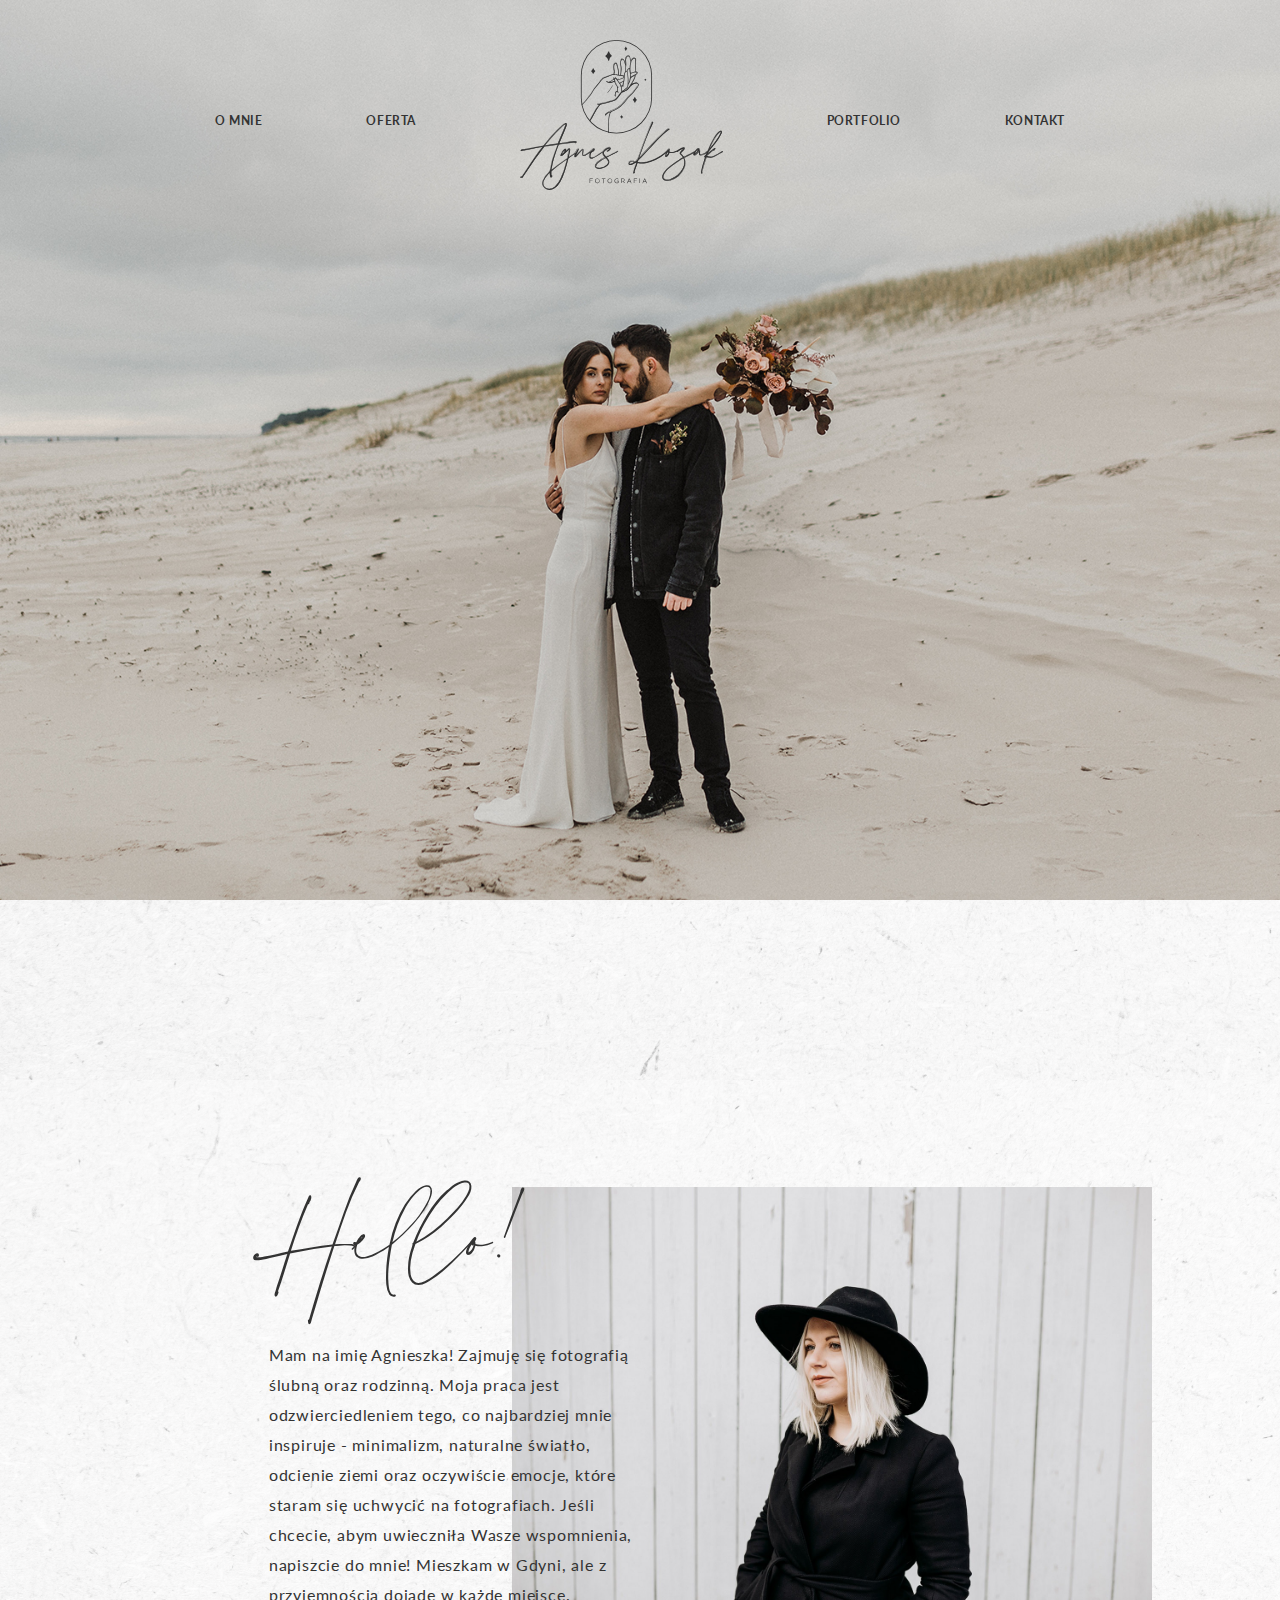
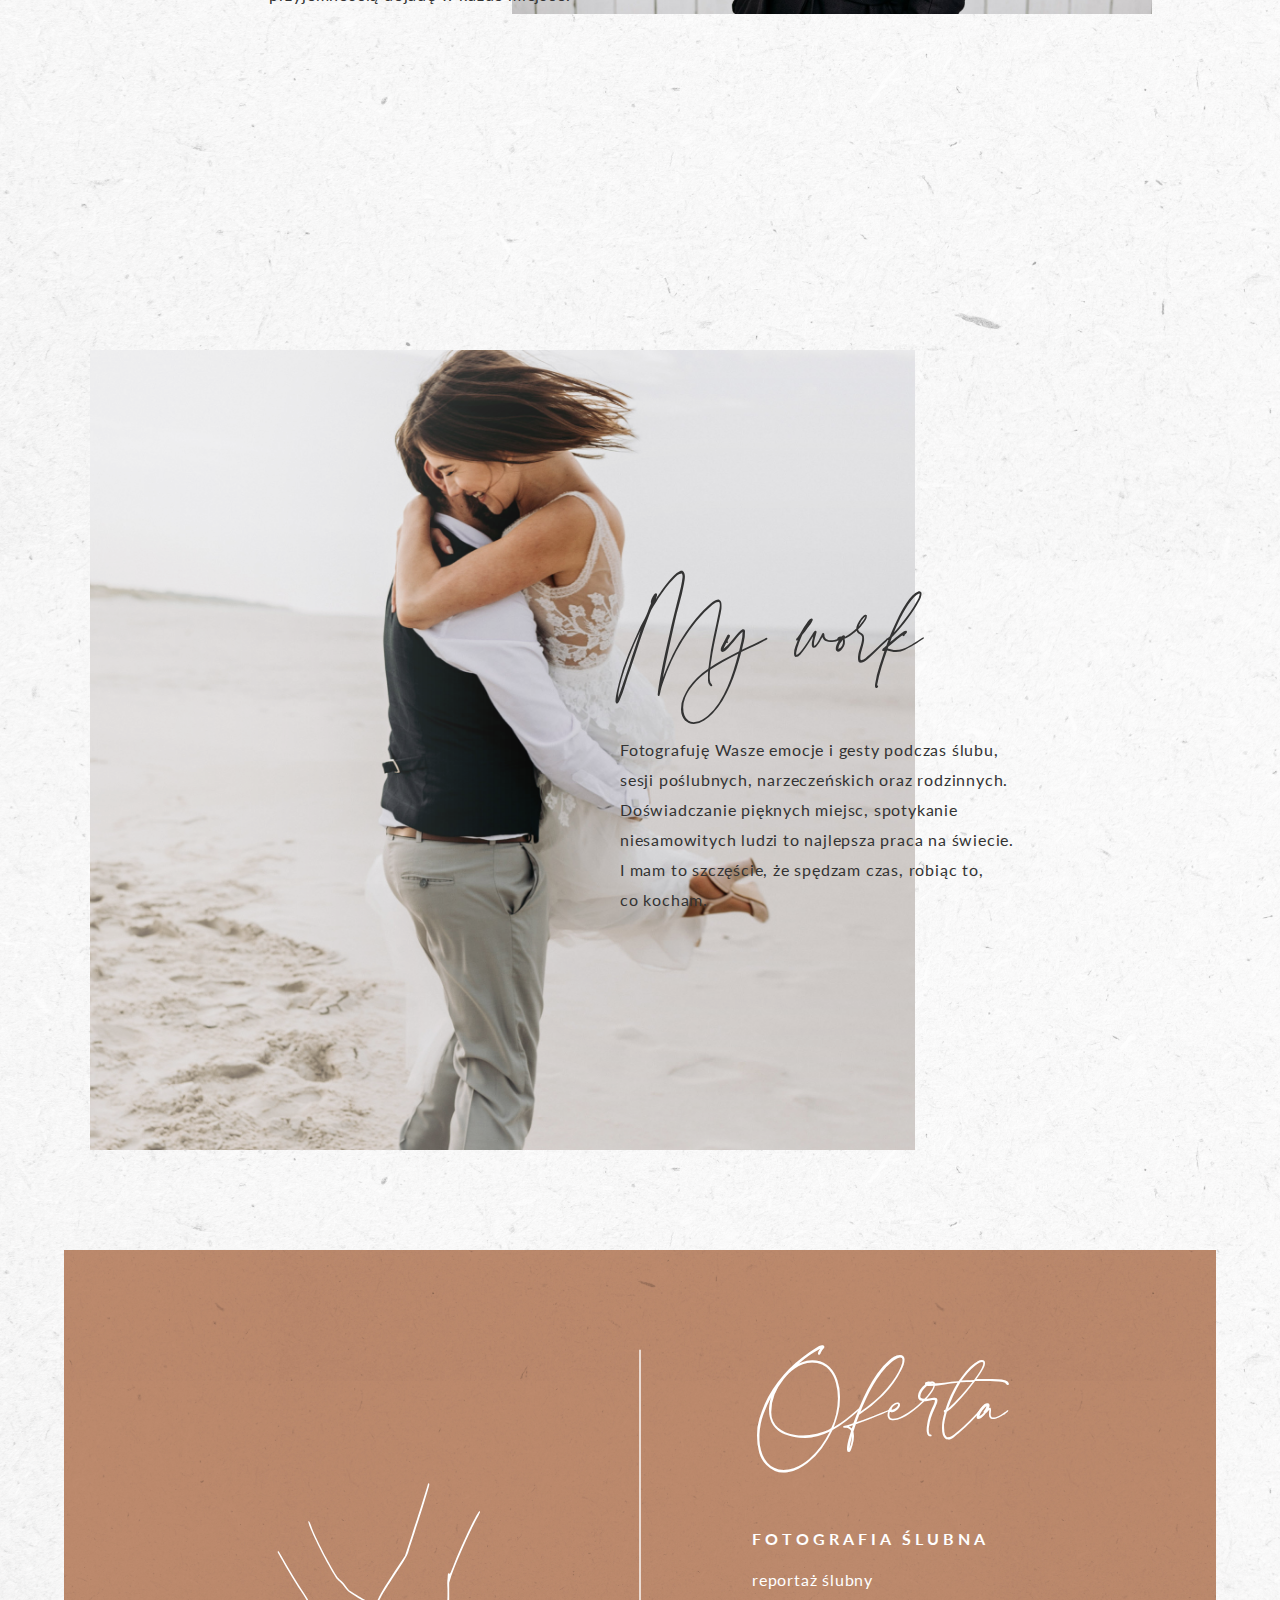
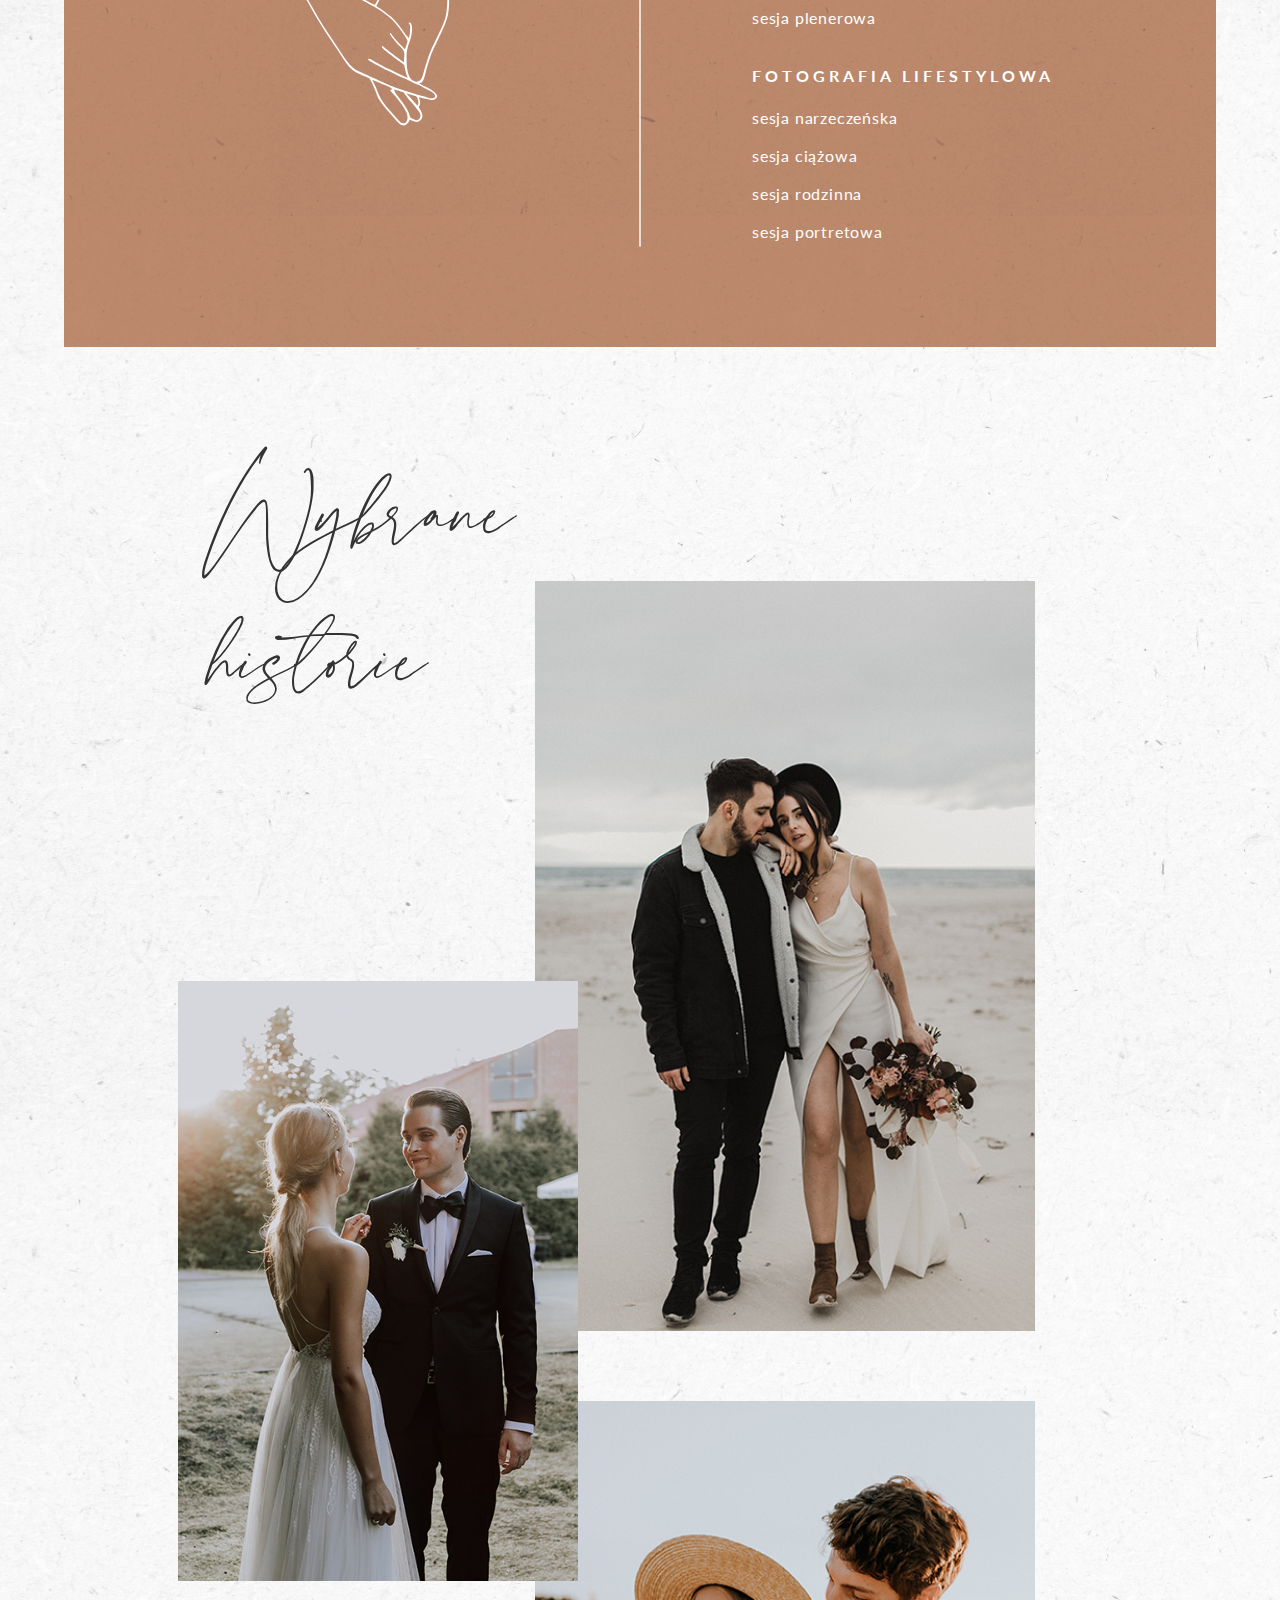
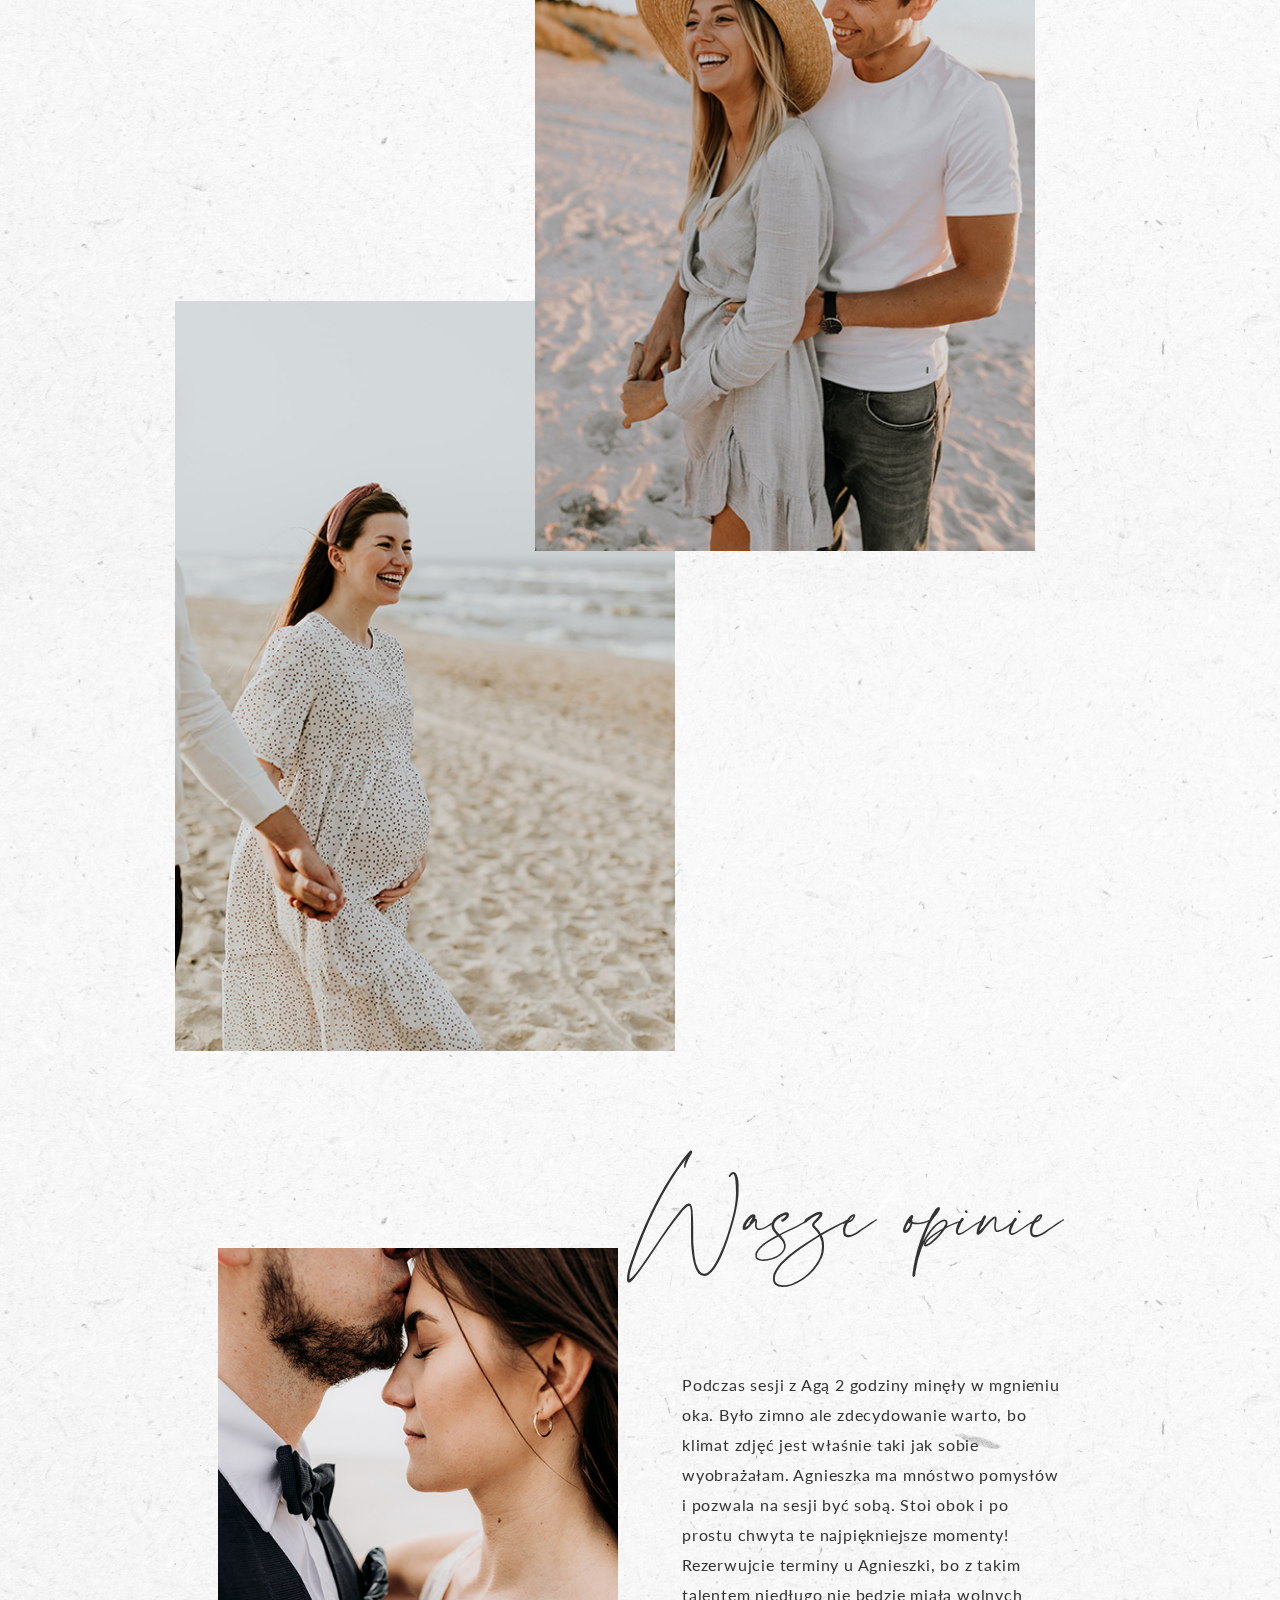
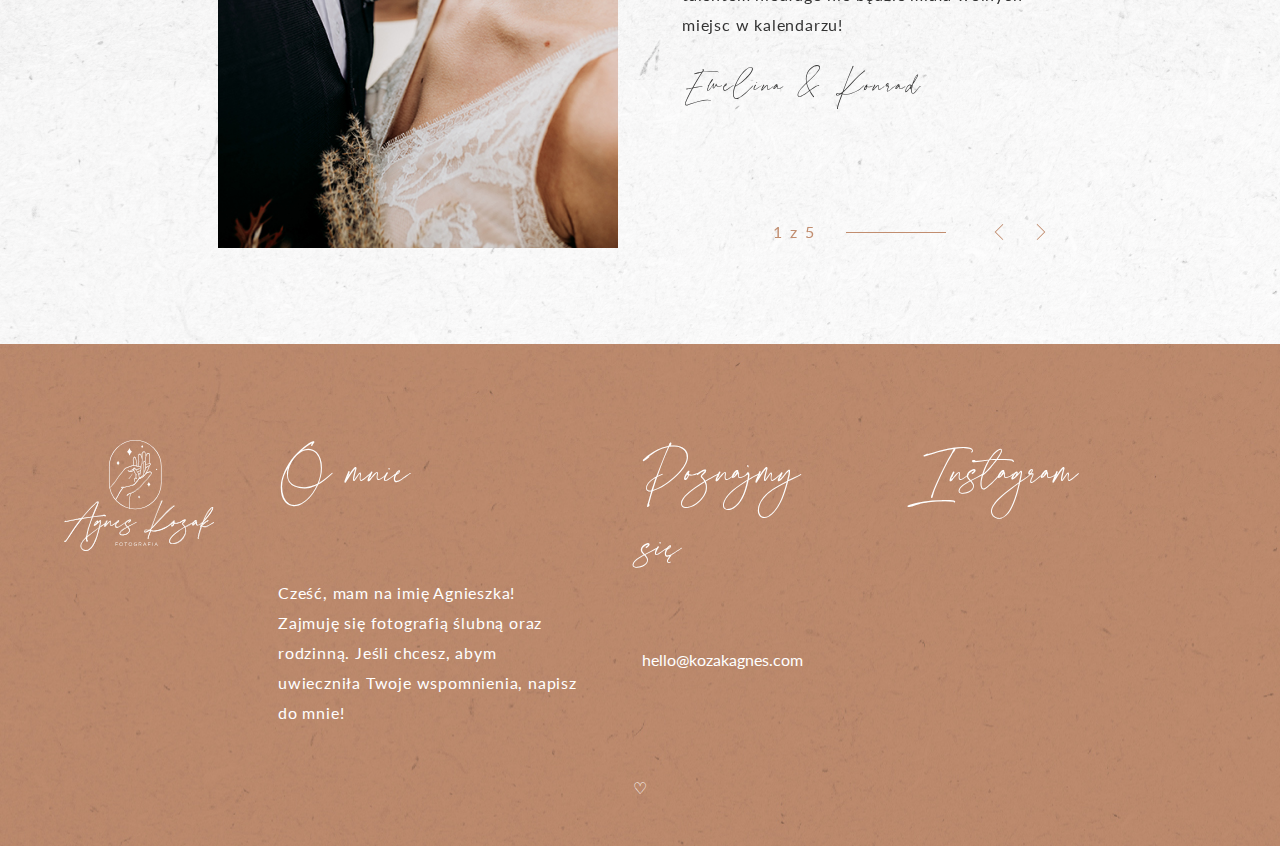
<file: index.html>
<!DOCTYPE html>
<!--[if lt IE 7]>      <html class="no-js lt-ie9 lt-ie8 lt-ie7"> <![endif]-->
<!--[if IE 7]>         <html class="no-js lt-ie9 lt-ie8"> <![endif]-->
<!--[if IE 8]>         <html class="no-js lt-ie9"> <![endif]-->
<!--[if gt IE 8]><!-->
<html class="no-js">
  <!--<![endif]-->
  <head>
    <!-- Global site tag (gtag.js) - Google Analytics -->
    <script
      async
      src="https://www.googletagmanager.com/gtag/js?id=G-8CXK49F0EZ"
    ></script>
    <script>
      window.dataLayer = window.dataLayer || [];
      function gtag() {
        dataLayer.push(arguments);
      }
      gtag("js", new Date());

      gtag("config", "G-8CXK49F0EZ");
    </script>
    <meta charset="utf-8" />
    <meta http-equiv="X-UA-Compatible" content="IE=edge" />
    <title>Fot. Kozak Agnes</title>
    <meta name="description" content="" />
    <meta name="viewport" content="width=device-width, initial-scale=1" />
    <link
      href="https://fonts.googleapis.com/css?family=Lato:300,400,700&display=swap&subset=latin-ext"
      rel="stylesheet"
    />
    <link rel="stylesheet" href="css/normalize.min.css" />
    <link rel="stylesheet" href="css/glide.core.min.css" />

    <link rel="stylesheet" href="css/main.css?v3" />
    <link rel="icon" type="image/png" href="favicon.png" />
    <meta
      name="google-site-verification"
      content="nC5SDOHn8Nn6SQ4vY-fvh11J3VsuVoK7-Ppphp48C_4"
    />
  </head>
  <body class="is-homepage">
    <!--[if lt IE 7]>
      <p class="browsehappy">
        You are using an <strong>outdated</strong> browser. Please
        <a href="#">upgrade your browser</a> to improve your experience.
      </p>
    <![endif]-->

    <script src="" async defer></script>

    <div id="hero" style="background-image: url('./img/hero.jpg')">
      <nav class="main-menu-wrapper">
        <ul class="main-menu">
          <li><a href="#we-care">O mnie</a></li>
          <li><a href="#offer">Oferta</a></li>
          <li>
            <a href="" title="Home" class="logo"
              ><img src="img/icons/logo-gray.svg" width="203" height="150" />
            </a>
          </li>
          <li><a href="#stories">Portfolio</a></li>
          <li><a href="#main-footer">Kontakt</a></li>
        </ul>
      </nav>
      <div class="mobile-logo-wrapper">
        <a href="index.html" title="Home" class="logo show-on-mobile"
          ><img src="img/icons/logo-gray.svg" width="203" height="150"
        /></a>
      </div>
      <div id="mobile-menu-trigger">
        <span></span>
        <span></span>
        <span></span>
      </div>
      <nav class="mobile-menu-wrapper" id="mobile-menu-wrapper">
        <ul class="main-menu">
          <li>
            <a href="/" title="Home" class="logo"
              ><img src="img/icons/logo-gray.svg" width="203" height="150"
            /></a>
          </li>
          <li><a href="#we-care">O mnie</a></li>
          <li><a href="#offer">Oferta</a></li>
          <li><a href="#stories">Portfolio</a></li>
          <li><a href="#main-footer">Kontakt</a></li>
        </ul>
      </nav>
    </div>

    <div id="we-care" class="image-with-text-section main-section we-care">
      <div class="text-wrapper">
        <h2 class="tag-line">Hello!</h2>
        <p>
          Mam na imię Agnieszka! Zajmuję się fotografią ślubną oraz rodzinną.
          Moja praca jest odzwierciedleniem tego, co najbardziej mnie inspiruje
          - minimalizm, naturalne światło, odcienie ziemi oraz oczywiście
          emocje, które staram się uchwycić na fotografiach. Jeśli chcecie, abym
          uwieczniła Wasze wspomnienia, napiszcie do mnie! Mieszkam w Gdyni, ale
          z przyjemnością dojadę w każde miejsce.
        </p>
        <!-- <a class="btn arrow-btn" href="/o-mnie.html">
          <span class="arrow-btn-text">Więcej o mnie</span>
          <span class="arrow-btn-img">></span>
        </a>-->
      </div>
      <div
        class="img-wrapper"
        style="background-image: url('./img/about.jpeg')"
      ></div>
    </div>

    <div id="about" class="image-with-text-section main-section about">
      <div class="section-wrapper">
        <div class="text-wrapper">
          <!-- <h2 class="tag-line">You smile. I smile. That’s how it works.</h2> -->
          <h2 class="tag-line">My work</h2>
          <p>
            Fotografuję Wasze emocje i gesty podczas ślubu, sesji poślubnych,
            narzeczeńskich oraz rodzinnych. Doświadczanie pięknych miejsc,
            spotykanie niesamowitych ludzi to najlepsza praca na świecie.
            I&nbsp;mam to szczęście, że spędzam czas, robiąc to, co&nbsp;kocham.
          </p>
          <!-- <a class="btn arrow-btn" href="/o-mnie.html">
          <span class="arrow-btn-text">Więcej o mnie</span>
          <span class="arrow-btn-img">></span>
        </a>-->
        </div>
        <div
          class="img-wrapper"
          style="background-image: url('./img/offer.jpg')"
        ></div>
      </div>
    </div>

    <div id="offer" class="offer-section main-section">
      <div class="image-wrapper">
        <img class="offer-image" src="img/hands-1.svg" />
      </div>
      <div class="content-wrapper">
        <div>
          <h2 class="tag-line">Oferta</h2>
          <div class="grid-wrapper">
            <div class="list-wrapper">
              <h3>Fotografia ślubna</h3>
              <ul class="offer-list">
                <li>reportaż ślubny</li>
                <li>sesja plenerowa</li>
              </ul>
            </div>
            <div class="list-wrapper">
              <h3>Fotografia lifestylowa</h3>
              <ul class="offer-list">
                <li>sesja narzeczeńska</li>
                <li>sesja ciążowa</li>
                <li>sesja rodzinna</li>
                <li>sesja portretowa</li>
              </ul>
            </div>
          </div>
        </div>
      </div>
    </div>

    <!-- HISTORIE -->
    <section id="stories" class="main-section stories">
      <div class="section-wrapper">
        <header>
          <h2 class="tag-line">Wybrane historie</h2>
        </header>
        <ul class="stories-list">
          <li class="stories-list-item">
            <a href="ada-&-lukasz.html" class="stories-list-item-link">
              <h3>
                Ada &amp;&nbsp;Łukasz
                <!-- <span class="btn arrow-btn"> </span> -->
              </h3>
              <img src="img/stories/historia1.jpg" />
            </a>
          </li>
          <li class="stories-list-item">
            <a href="wybrane-historie.html" class="stories-list-item-link">
              <h3>Julia &amp;&nbsp;Kuba</h3>
              <img src="img/stories/historia2b.jpg" />
            </a>
          </li>

          <li class="stories-list-item">
            <a href="wybrane-historie.html" class="stories-list-item-link">
              <h3>Marta &amp;&nbsp;Łukasz</h3>
              <img src="img/stories/historia4.jpg" />
            </a>
          </li>
          <li class="stories-list-item">
            <a href="wybrane-historie.html" class="stories-list-item-link">
              <h3>Agnieszka &amp;&nbsp;Marcin</h3>
              <img src="img/stories/historia3.jpg" />
            </a>
          </li>
        </ul>
      </div>
    </section>

    <!-- OPINIE -->
    <section class="references">
      <h2 class="tag-line">Wasze opinie</h2>
      <div class="glide references-slider">
        <div class="glide__track" data-glide-el="track">
          <ul class="glide__slides">
            <li class="glide__slide">
              <div class="slide-container">
                <img class="slide-image" src="img/opinions/opinion-1.jpg" />
                <div class="slide-text">
                  <p>
                    Podczas sesji z Agą 2 godziny minęły w mgnieniu oka. Było
                    zimno ale zdecydowanie warto, bo klimat zdjęć jest właśnie
                    taki jak sobie wyobrażałam. Agnieszka ma mnóstwo pomysłów i
                    pozwala na sesji być sobą. Stoi obok i po prostu chwyta te
                    najpiękniejsze momenty! Rezerwujcie terminy u Agnieszki, bo
                    z takim talentem niedługo nie będzie miała wolnych miejsc w
                    kalendarzu!
                  </p>
                  <p class="handwriting slide-names">Ewelina & Konrad</p>
                </div>
              </div>
            </li>
            <li class="glide__slide">
              <div class="slide-container">
                <img class="slide-image" src="img/opinions/opinion-2.jpg" />
                <div class="slide-text">
                  <p>
                    Zdjęcia Agnieszki mają to coś - czego nie da się nazwać,
                    niosą ze sobą ponadczasowość... To żywe obrazy, ukazujące
                    celebracje relacji w subtelny sposób. A dbałość o szczegóły
                    i nietuzinkowa kolorystka są przejmujące.
                  </p>
                  <p class="handwriting slide-names">Marta</p>
                </div>
              </div>
            </li>
            <li class="glide__slide">
              <div class="slide-container">
                <img class="slide-image" src="img/opinions/opinion-3.jpg" />
                <div class="slide-text">
                  <p>
                    Napisałam do Agnieszki kompletnie nie z polecenia, widząc
                    jej profil i jej zdjęcia, zakochałam się w jej stylu i
                    klimacie fotografii i postanowiłam zaufać swojemu
                    instynktowi i totalnie się utwierdziłam w przekonaniu, że
                    znalazłam idealną osobę na stworzenie takiej sesji! Efekt
                    przeszedł moje oczekiwania, ze zdjęć bije magia, kolory są
                    przepiękne, a ja mam nadzieje, ze to była nasza pierwsza z
                    wielu sesji.
                  </p>
                  <p class="handwriting slide-names">Ada</p>
                </div>
              </div>
            </li>
            <li class="glide__slide">
              <div class="slide-container">
                <img class="slide-image" src="img/opinions/opinion-4.jpg" />
                <div class="slide-text">
                  <p>
                    Agnieszka zrobiła nam cudowną sesję! Ma głowę pełną pomysłów
                    i super wyczucie estetyki! Nie podejrzewaliśmy siebie, że
                    możemy dobrze wyglądać na zdjęciach, Adze udało się uchwycić
                    nas w taki sposób, że nie ma zdjęcia z którego bylibyśmy
                    niezadowoleni!
                  </p>
                  <p class="handwriting slide-names">Sandra & Grzesiek</p>
                </div>
              </div>
            </li>
            <li class="glide__slide">
              <div class="slide-container">
                <img class="slide-image" src="img/opinions/opinion-5.jpg" />
                <div class="slide-text">
                  <p>
                    Fantastyczna atmosfera podczas sesji, dużo swobody i
                    doskonałe oko fotografki! Niesamowicie polecam Agnieszkę,
                    jej zdjęcia są wyjątkowe, pięknie obrobione i przede
                    wszystkim bardzo klimatyczne!
                  </p>
                  <p class="handwriting slide-names">Marta</p>
                </div>
              </div>
            </li>
          </ul>
          <div
            class="glide__arrows references-slider-arrows"
            data-glide-el="controls"
          >
            <div class="slider-position">
              <span class="slider-current-index" id="slider-current-index"
                >1</span
              >
              &nbsp;z&nbsp;
              <span class="slider-total-number" id="slider-total-number"
                >5</span
              >
            </div>
            <div class="separator"></div>

            <button
              class="references-slider-arrow glide__arrow glide__arrow--left"
              data-glide-dir="<"
            >
              <span class="btn arrow-btn btn-brand prev"> </span>
            </button>
            <button
              class="references-slider-arrow glide__arrow glide__arrow--right"
              data-glide-dir=">"
            >
              <span class="btn arrow-btn btn-brand"> </span>
            </button>
          </div>
        </div>
      </div>
    </section>

    <footer id="main-footer" class="main-footer">
      <div class="section-wrapper">
        <div class="main-footer-column">
          <img src="img/icons/logo-white.svg" width="150" width="203" />
        </div>
        <div class="main-footer-column">
          <h3>O mnie</h3>
          <p>
            Cześć, mam na imię Agnieszka! Zajmuję się fotografią ślubną oraz
            rodzinną. Jeśli chcesz, abym uwieczniła Twoje wspomnienia, napisz do
            mnie!
          </p>
        </div>
        <!-- <div>
          <h3>Linki</h3>
          <ul class="footer-menu">
            <li><a href="">O mnie</a></li>
            <li><a href="">Oferta</a></li>
            <li><a href="">Portfolio</a></li>
            <li><a href="">Kontakt</a></li>
          </ul>
        </div> -->
        <div class="main-footer-column">
          <h3>Poznajmy się</h3>
          <a href="mailto:hello@kozakagnes.com">hello@kozakagnes.com</a>
        </div>
        <div class="main-footer-column">
          <h3>Instagram</h3>

          <a
            class="insta-link"
            href="https://www.instagram.com/fot.kozakagnes/"
            target="_blank"
          >
            <!-- SnapWidget -->
            <script src="https://snapwidget.com/js/snapwidget.js"></script>
            <iframe
              src="https://snapwidget.com/embed/798925"
              class="snapwidget-widget"
              allowtransparency="true"
              frameborder="0"
              scrolling="no"
              style="border: none; overflow: hidden; width: 100%"
            ></iframe>
          </a>
        </div>
      </div>
      <div class="copy">&#x2661;</div>
    </footer>

    <script src="js/glide.min.js"></script>
    <script src="js/main.js?v2"></script>
  </body>
</html>
</file>
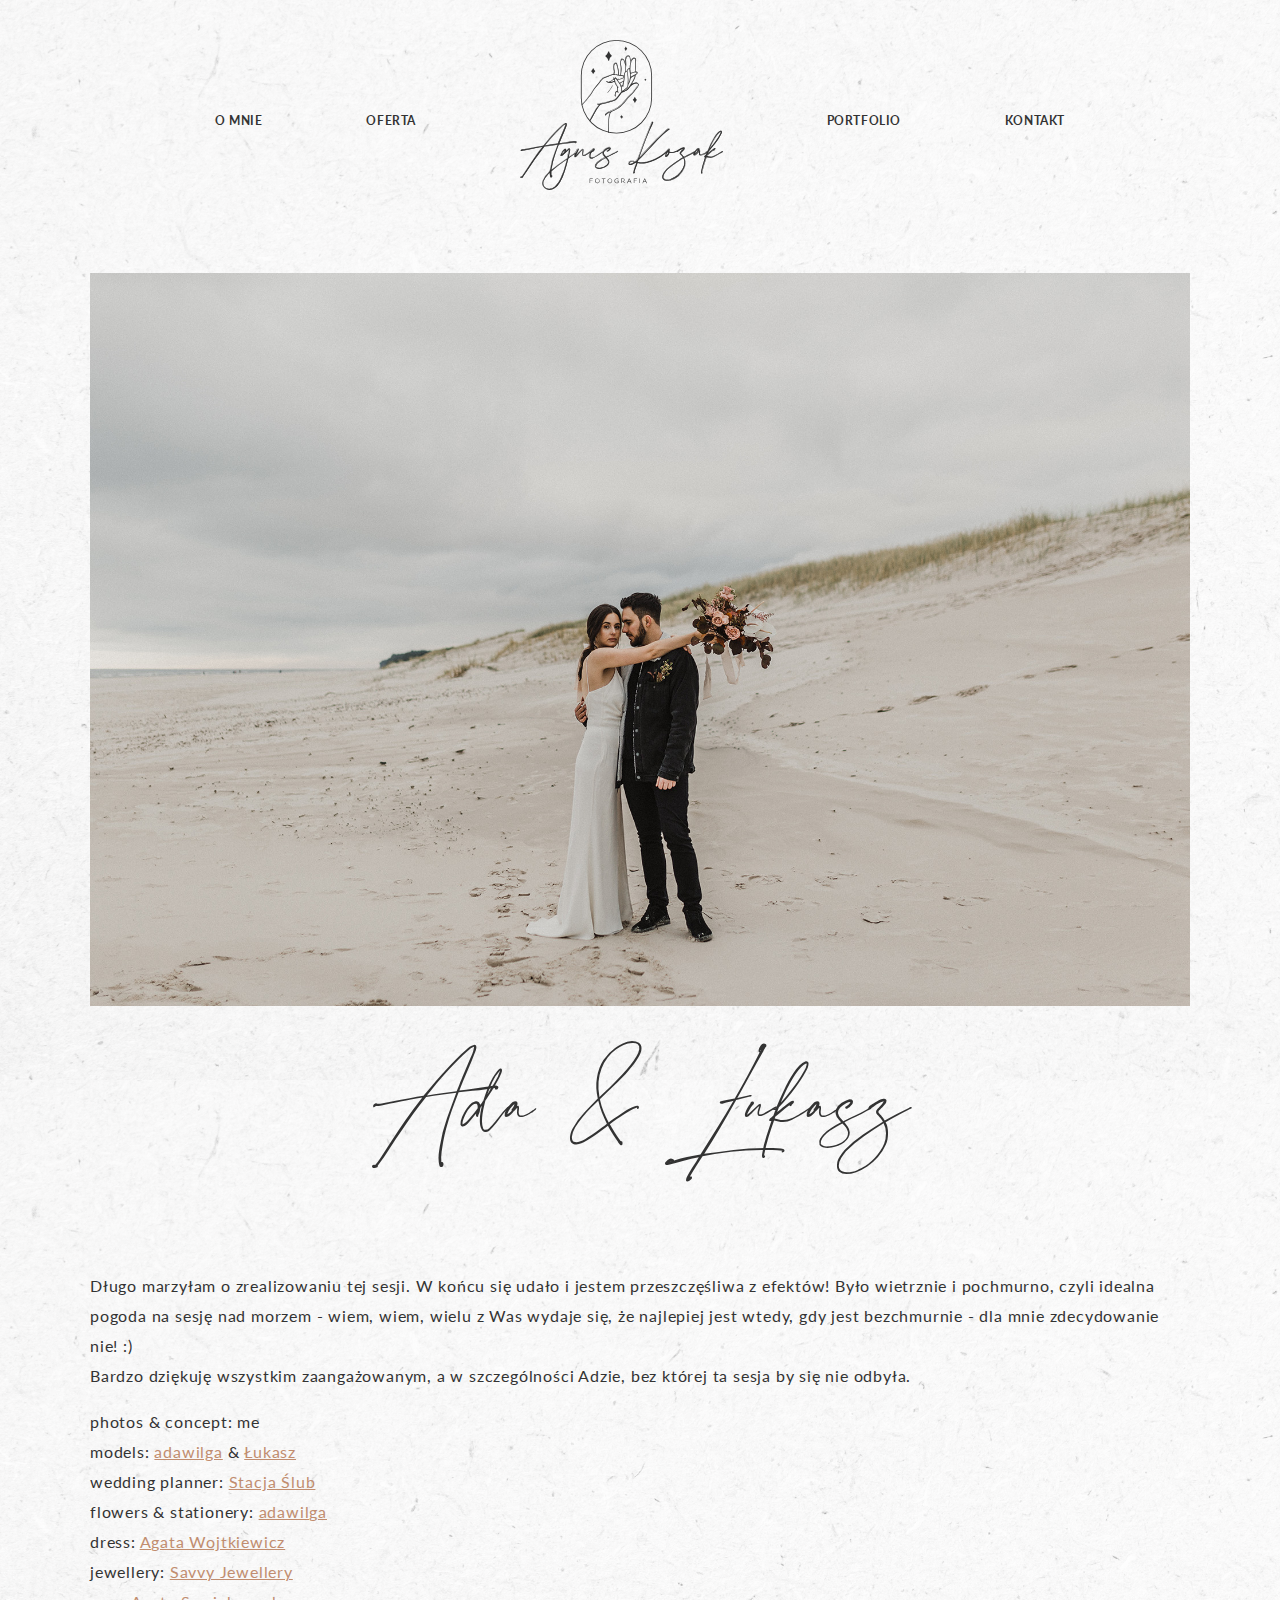
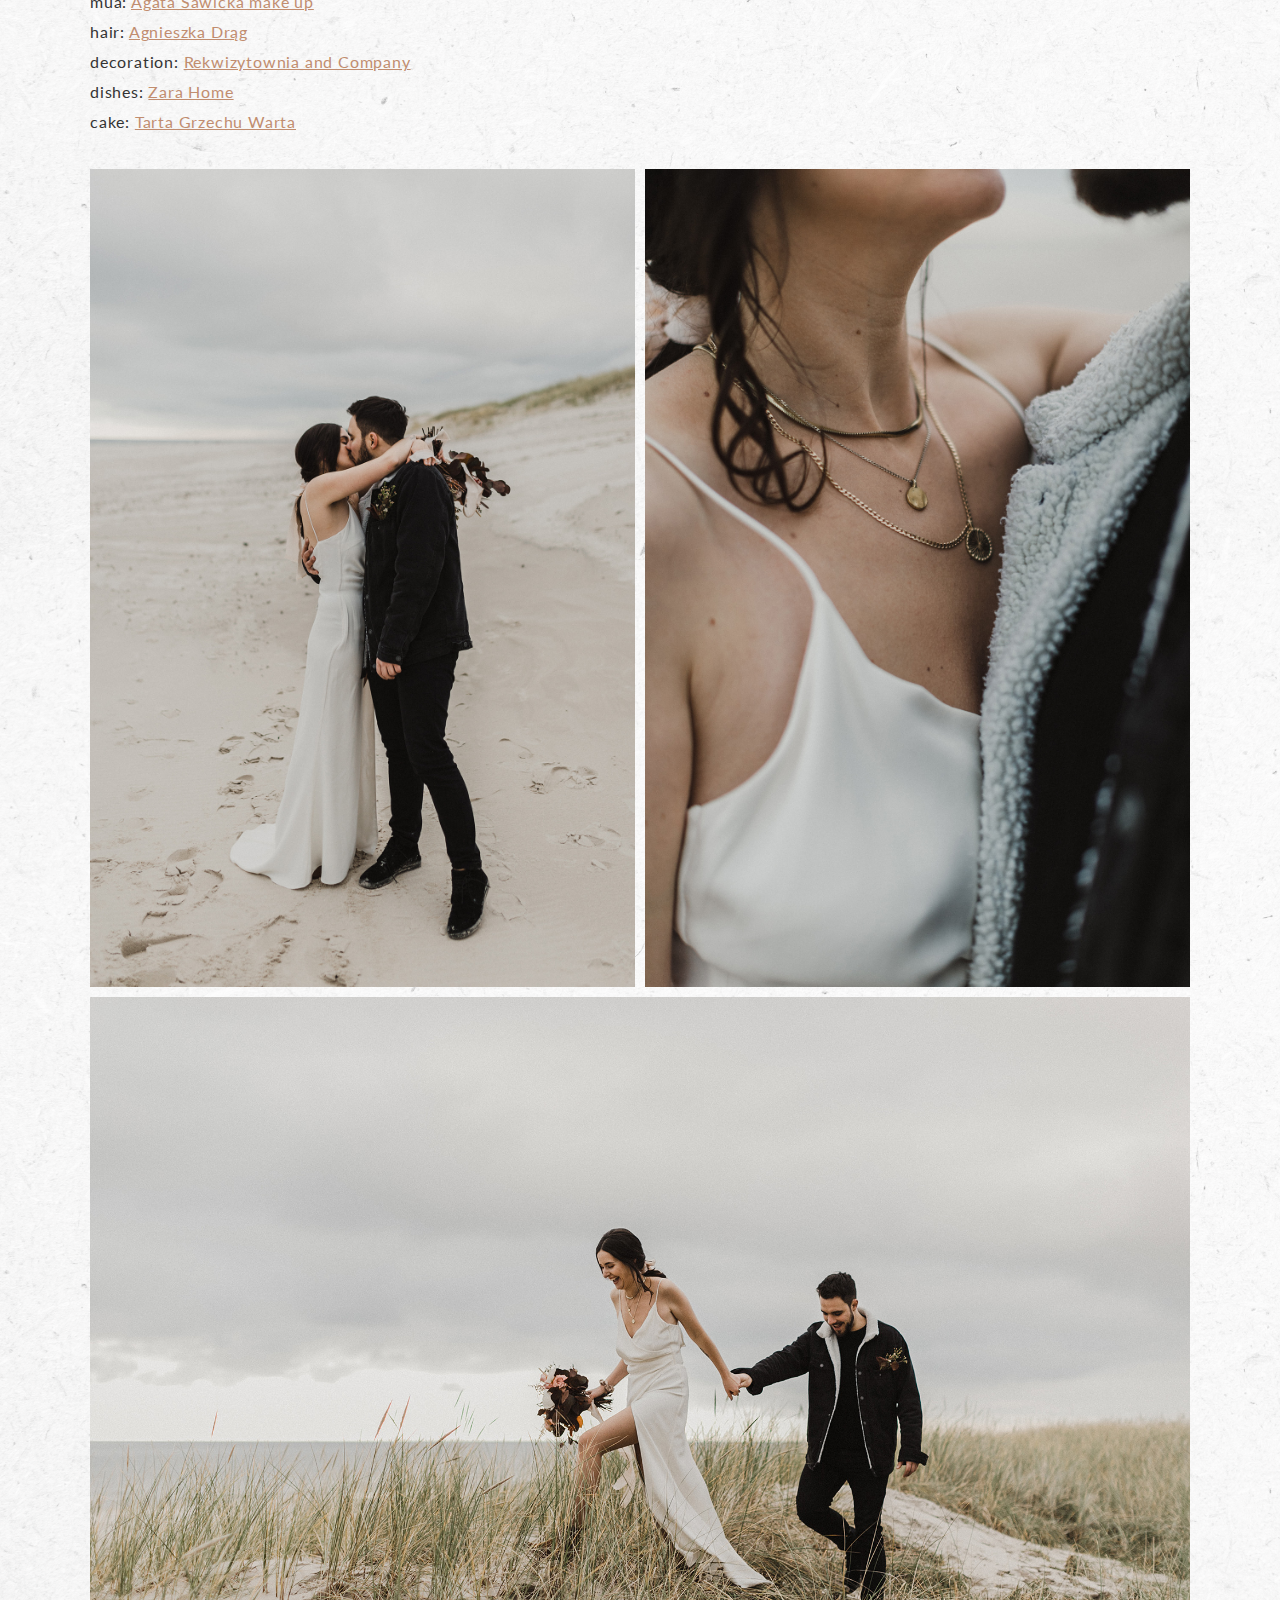
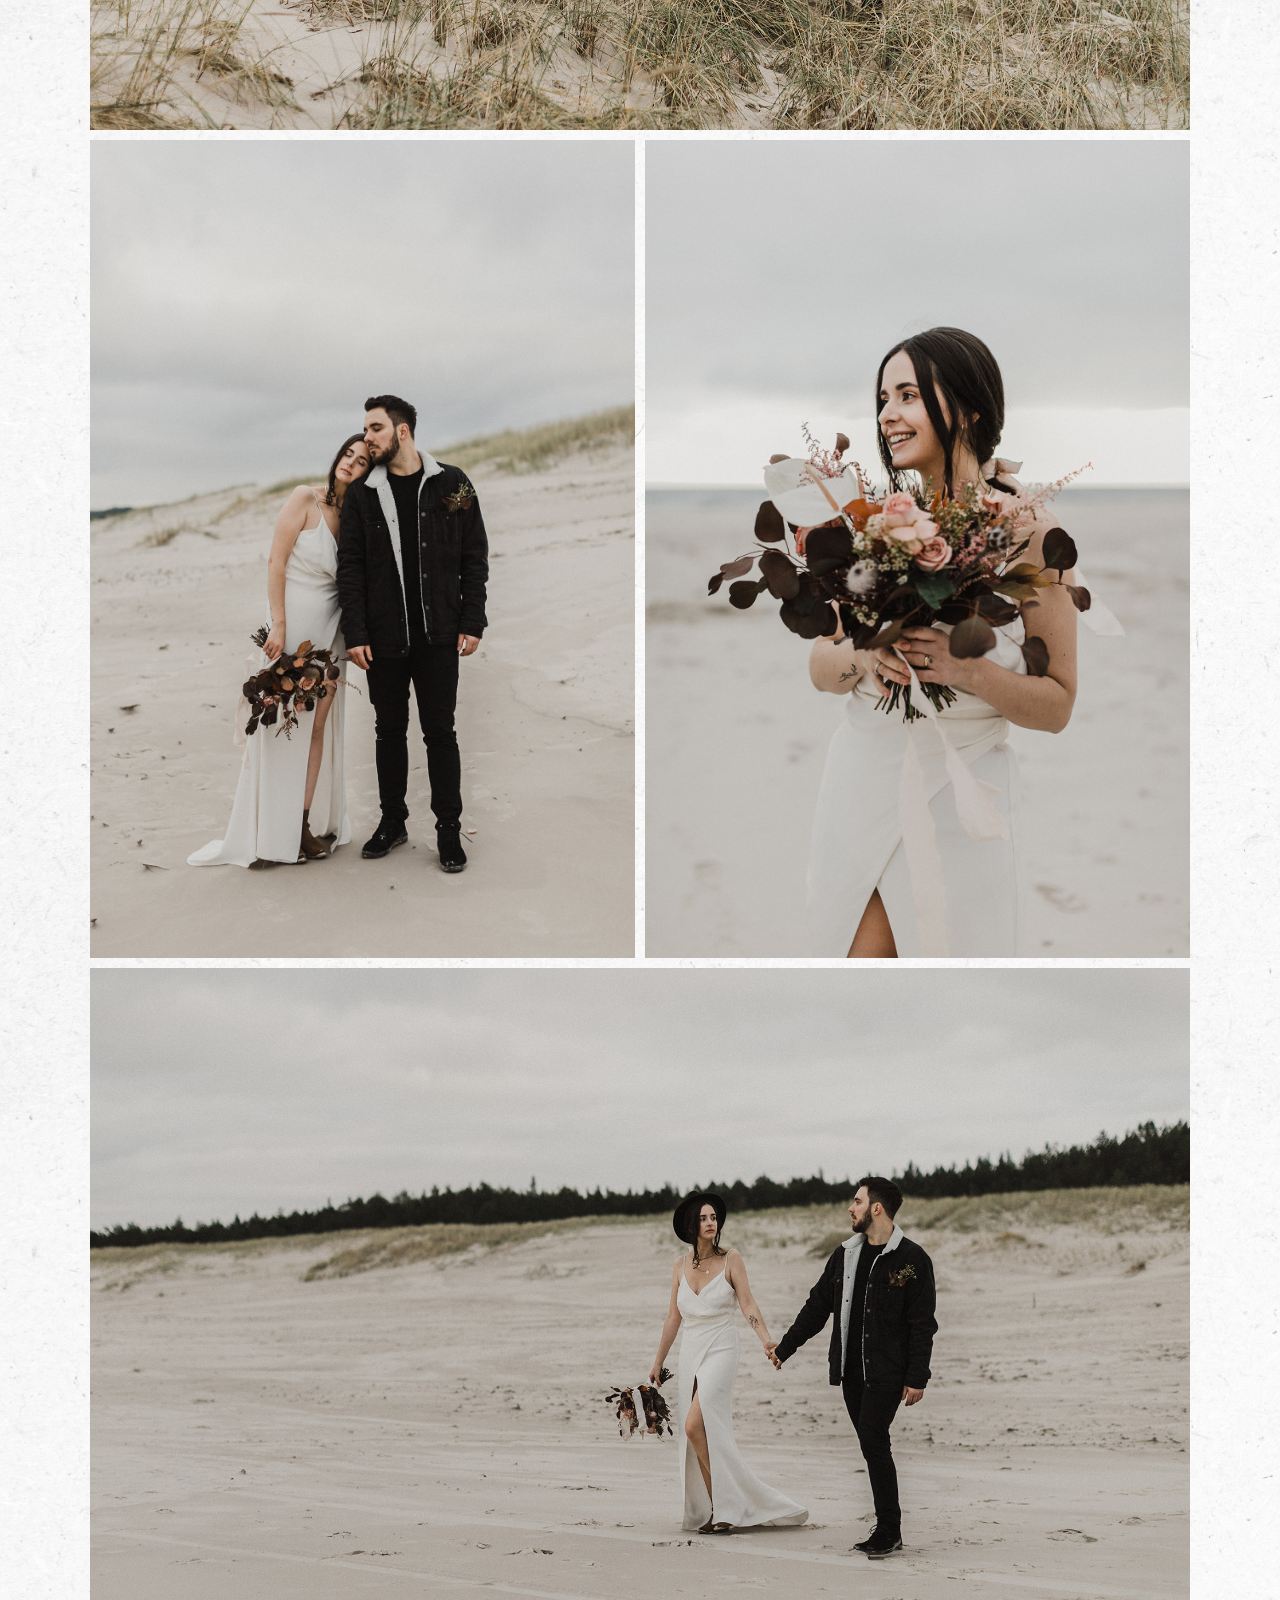
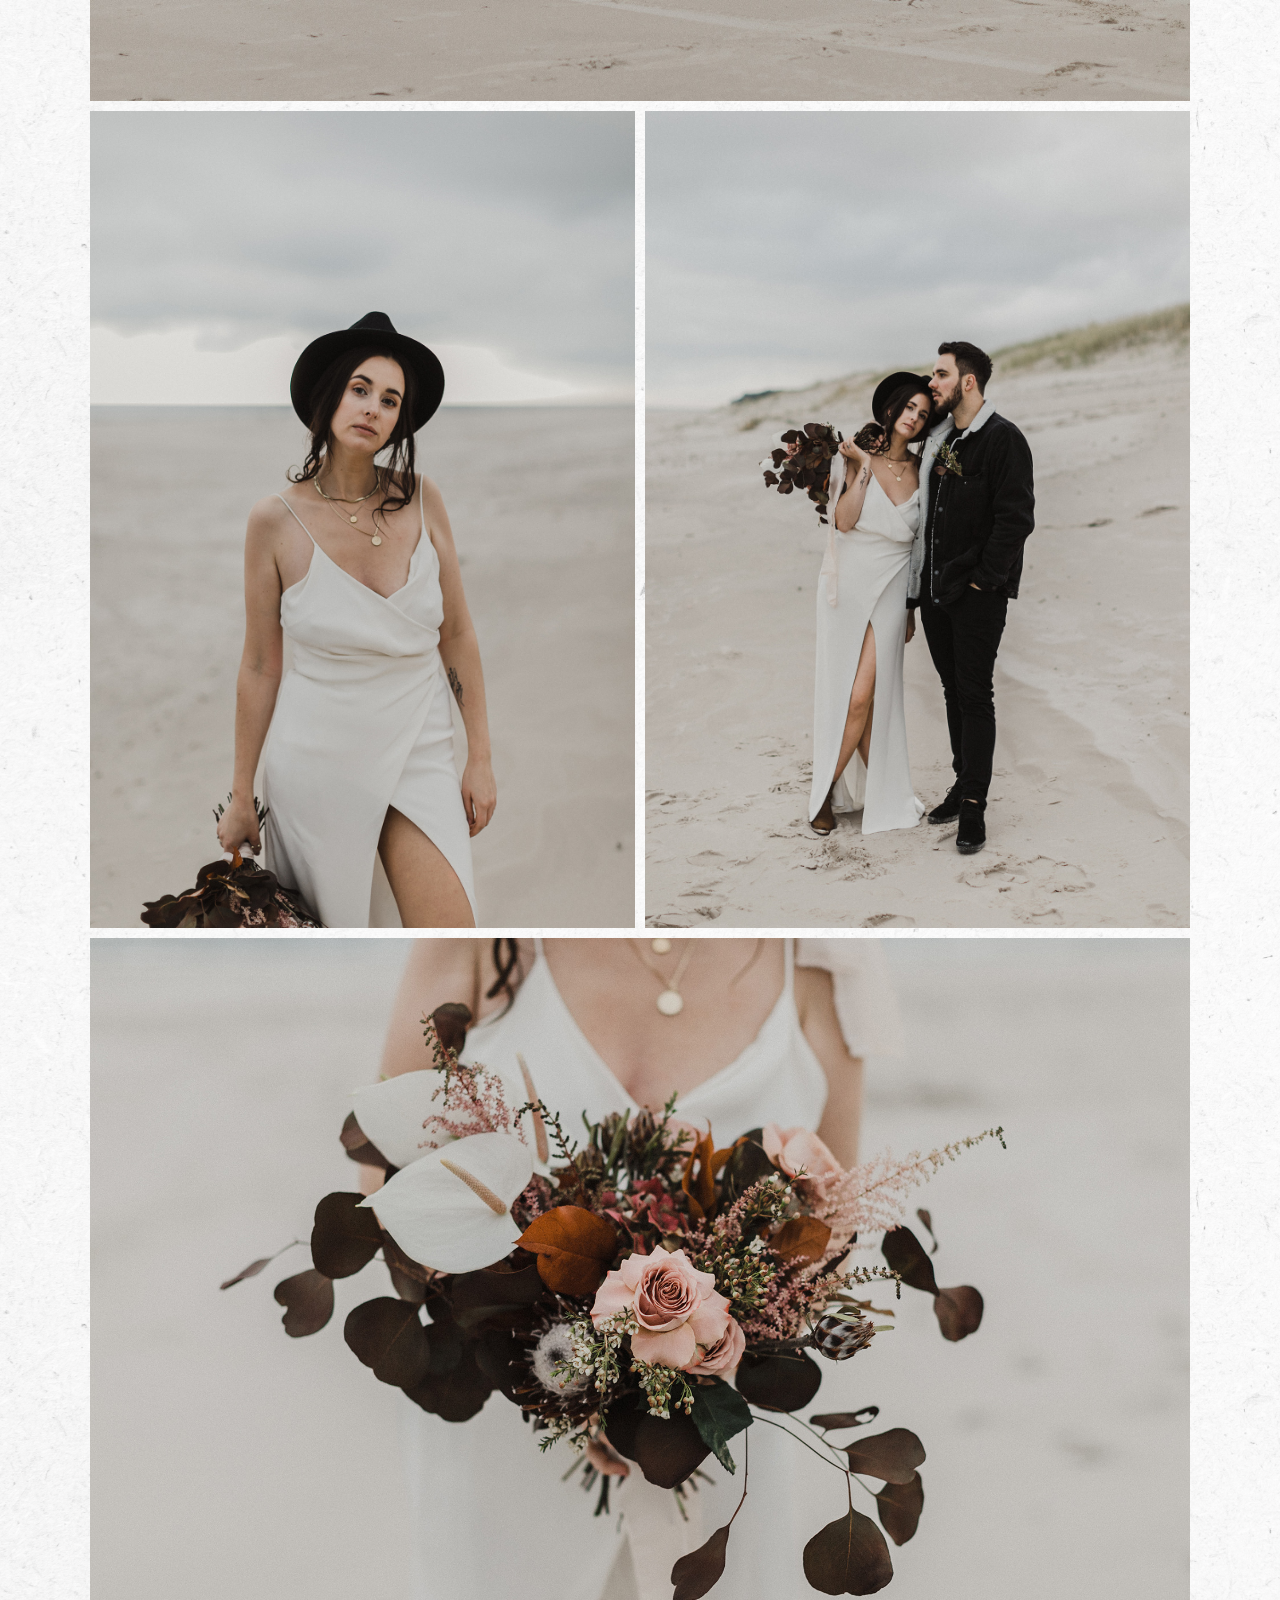
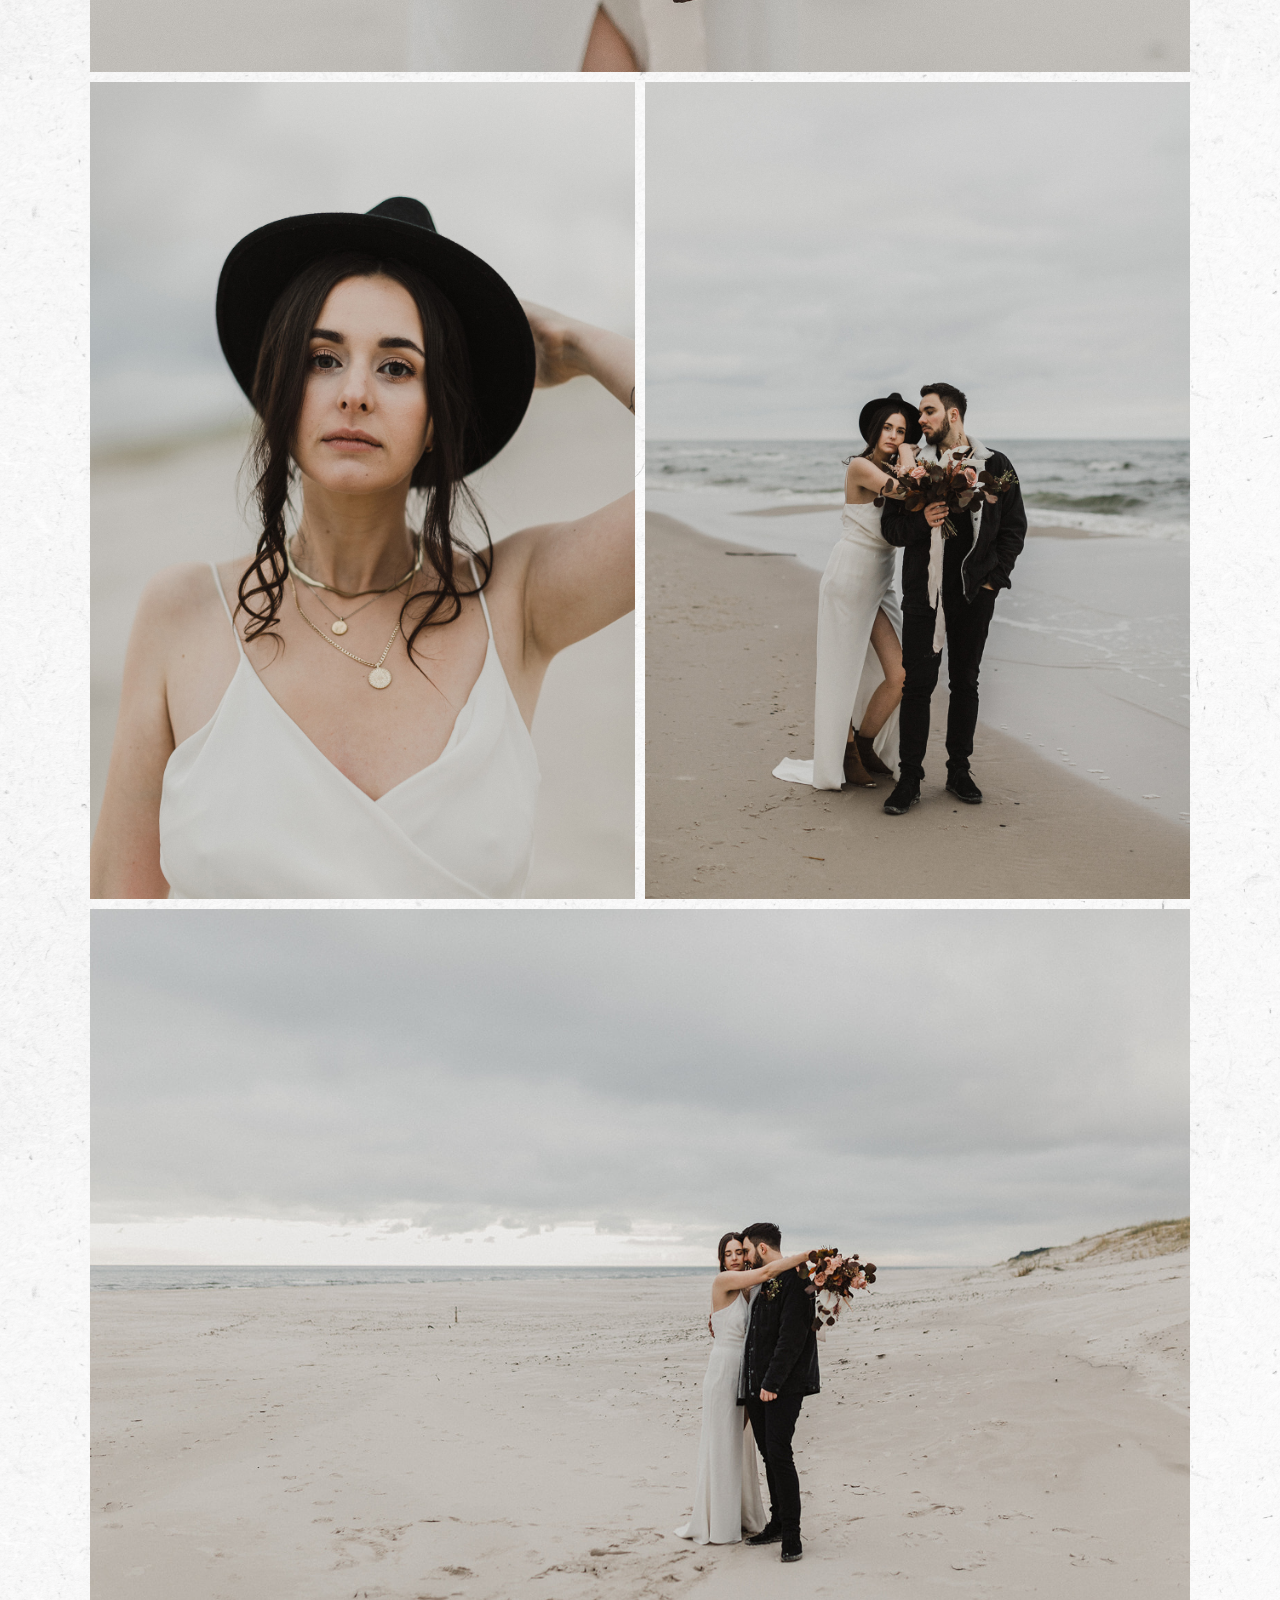
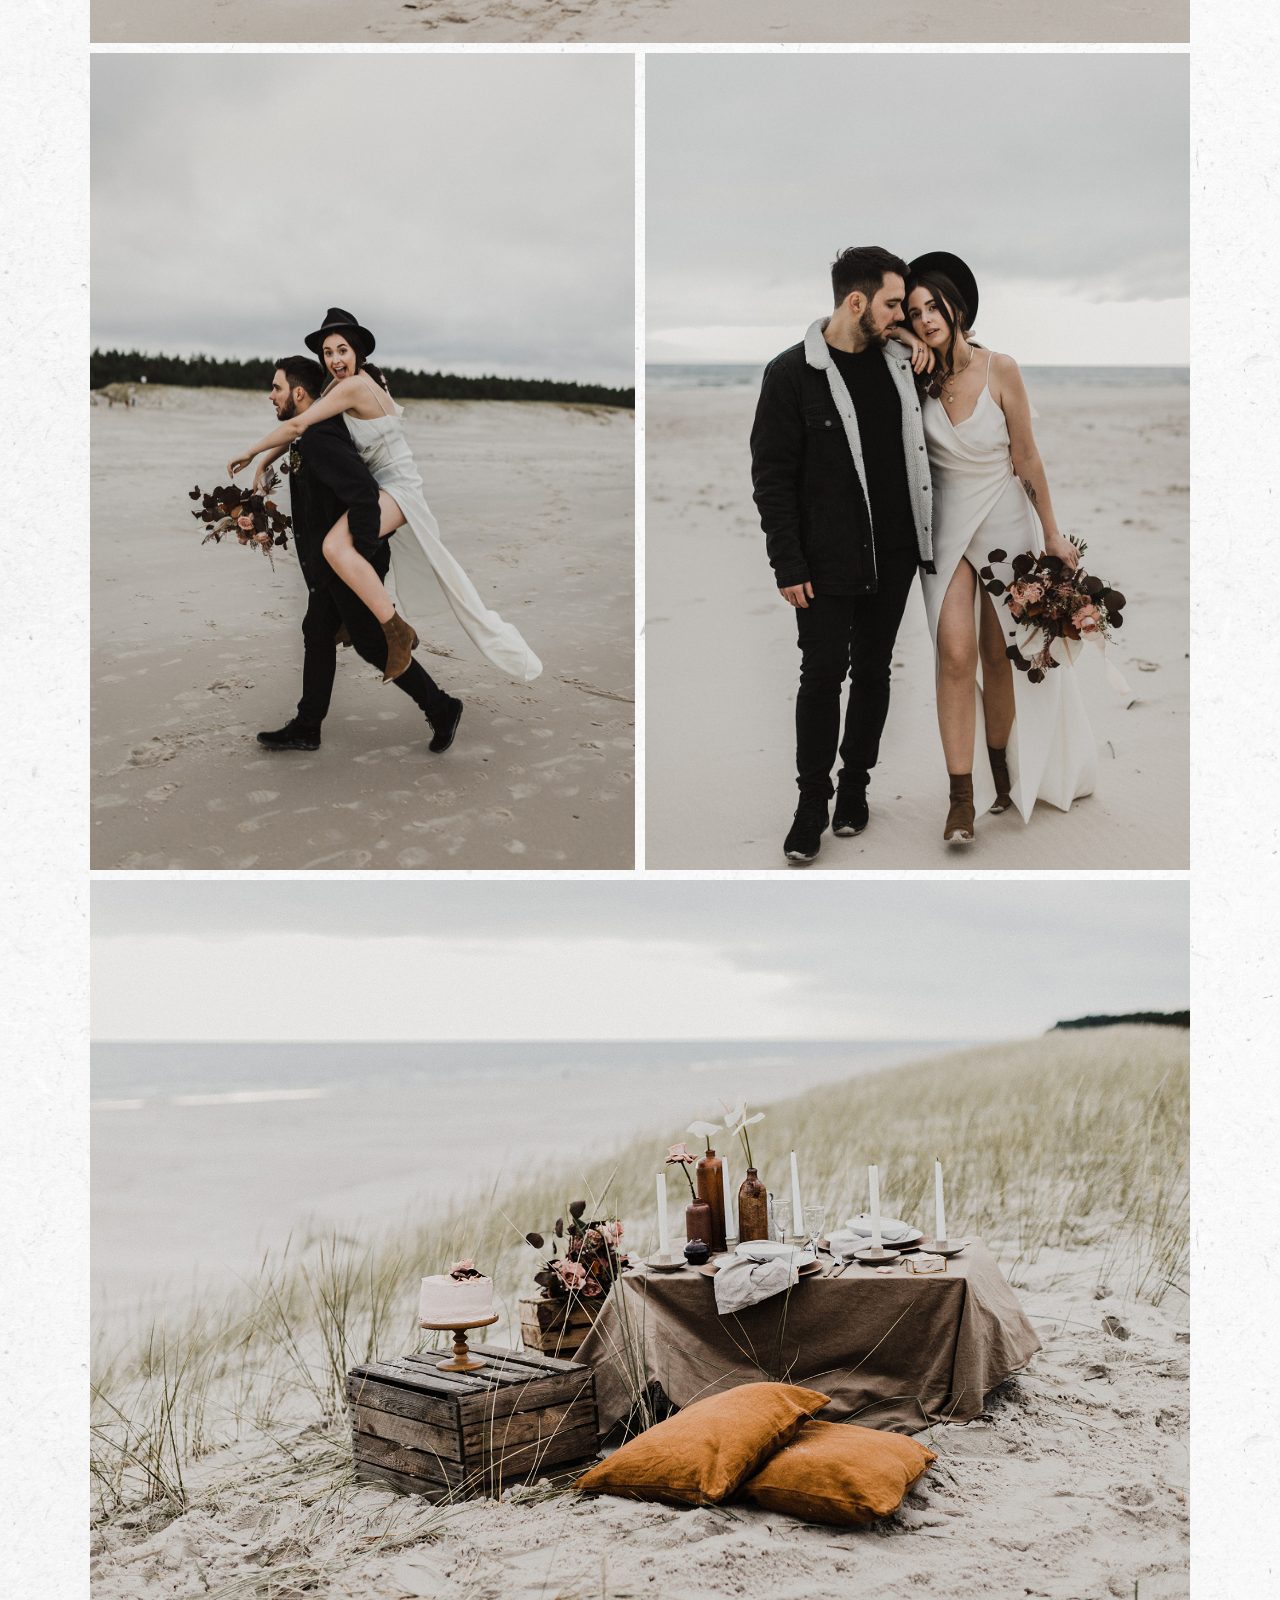
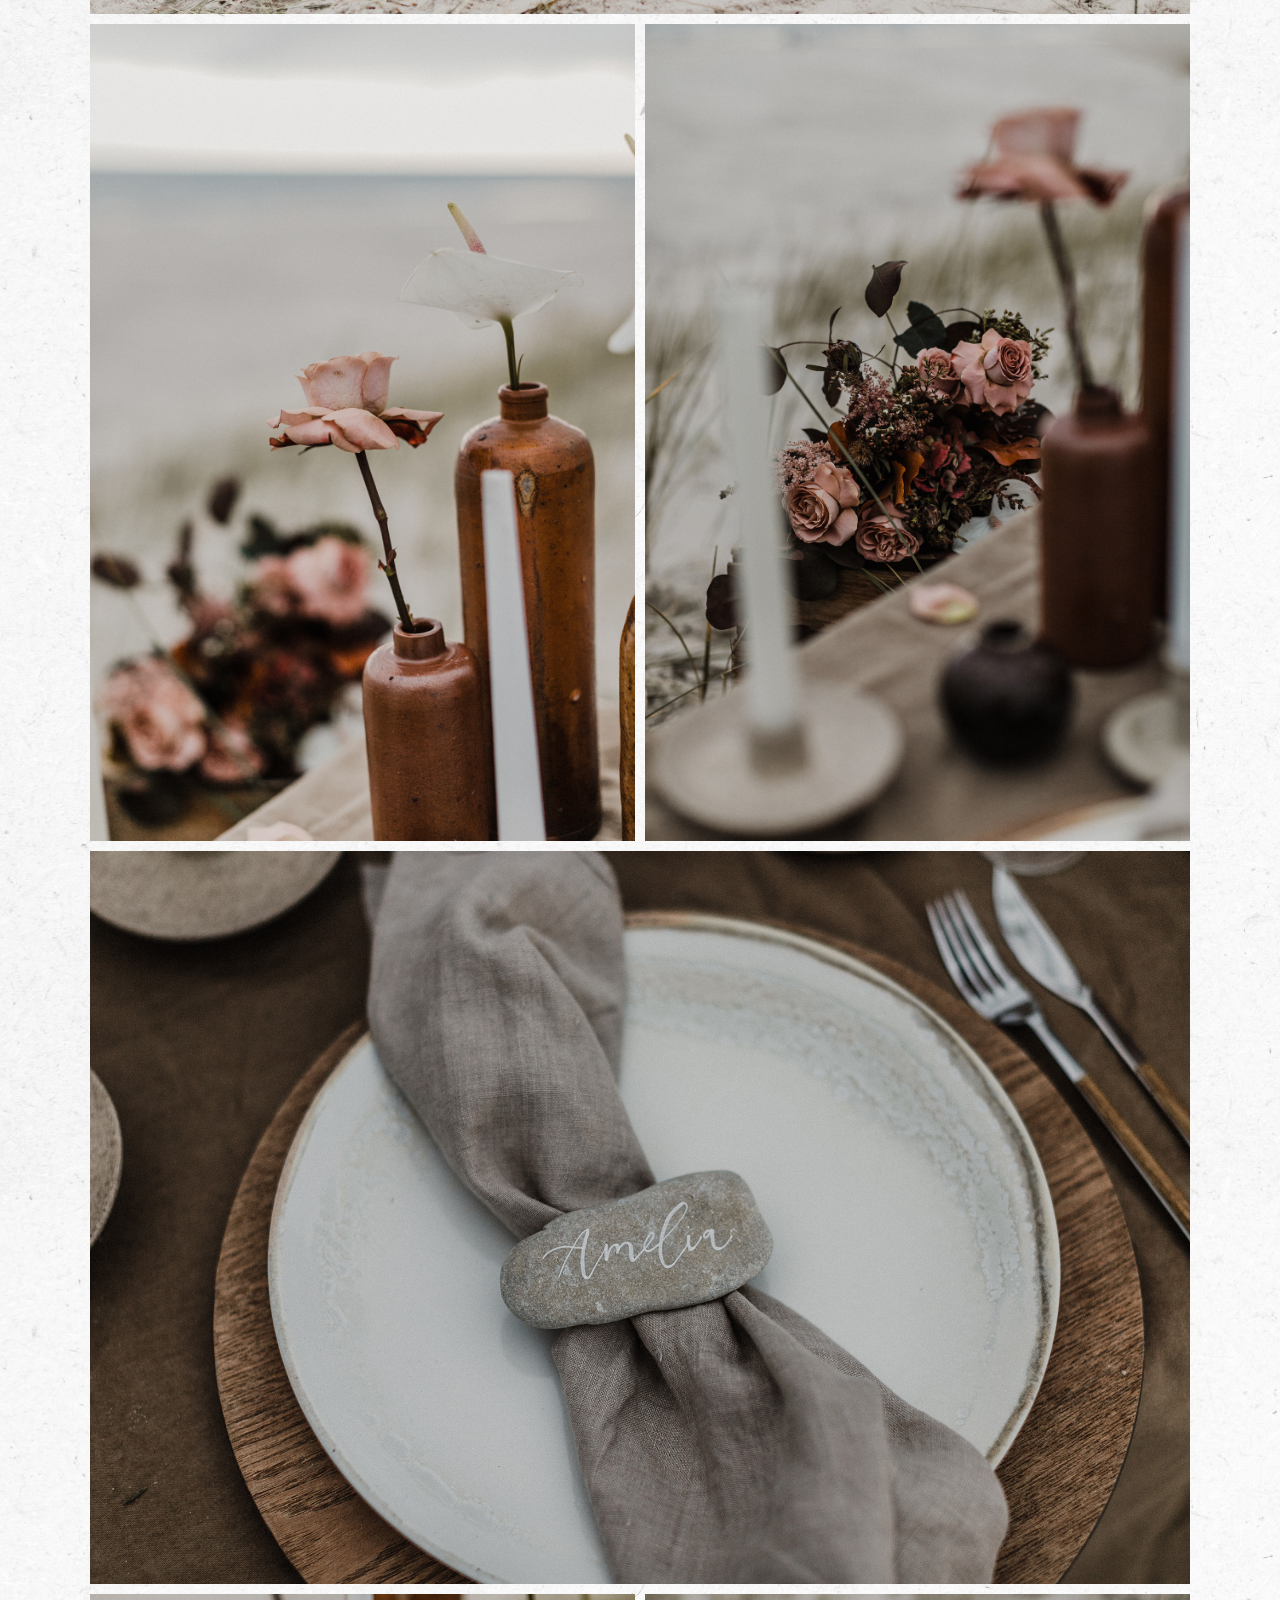
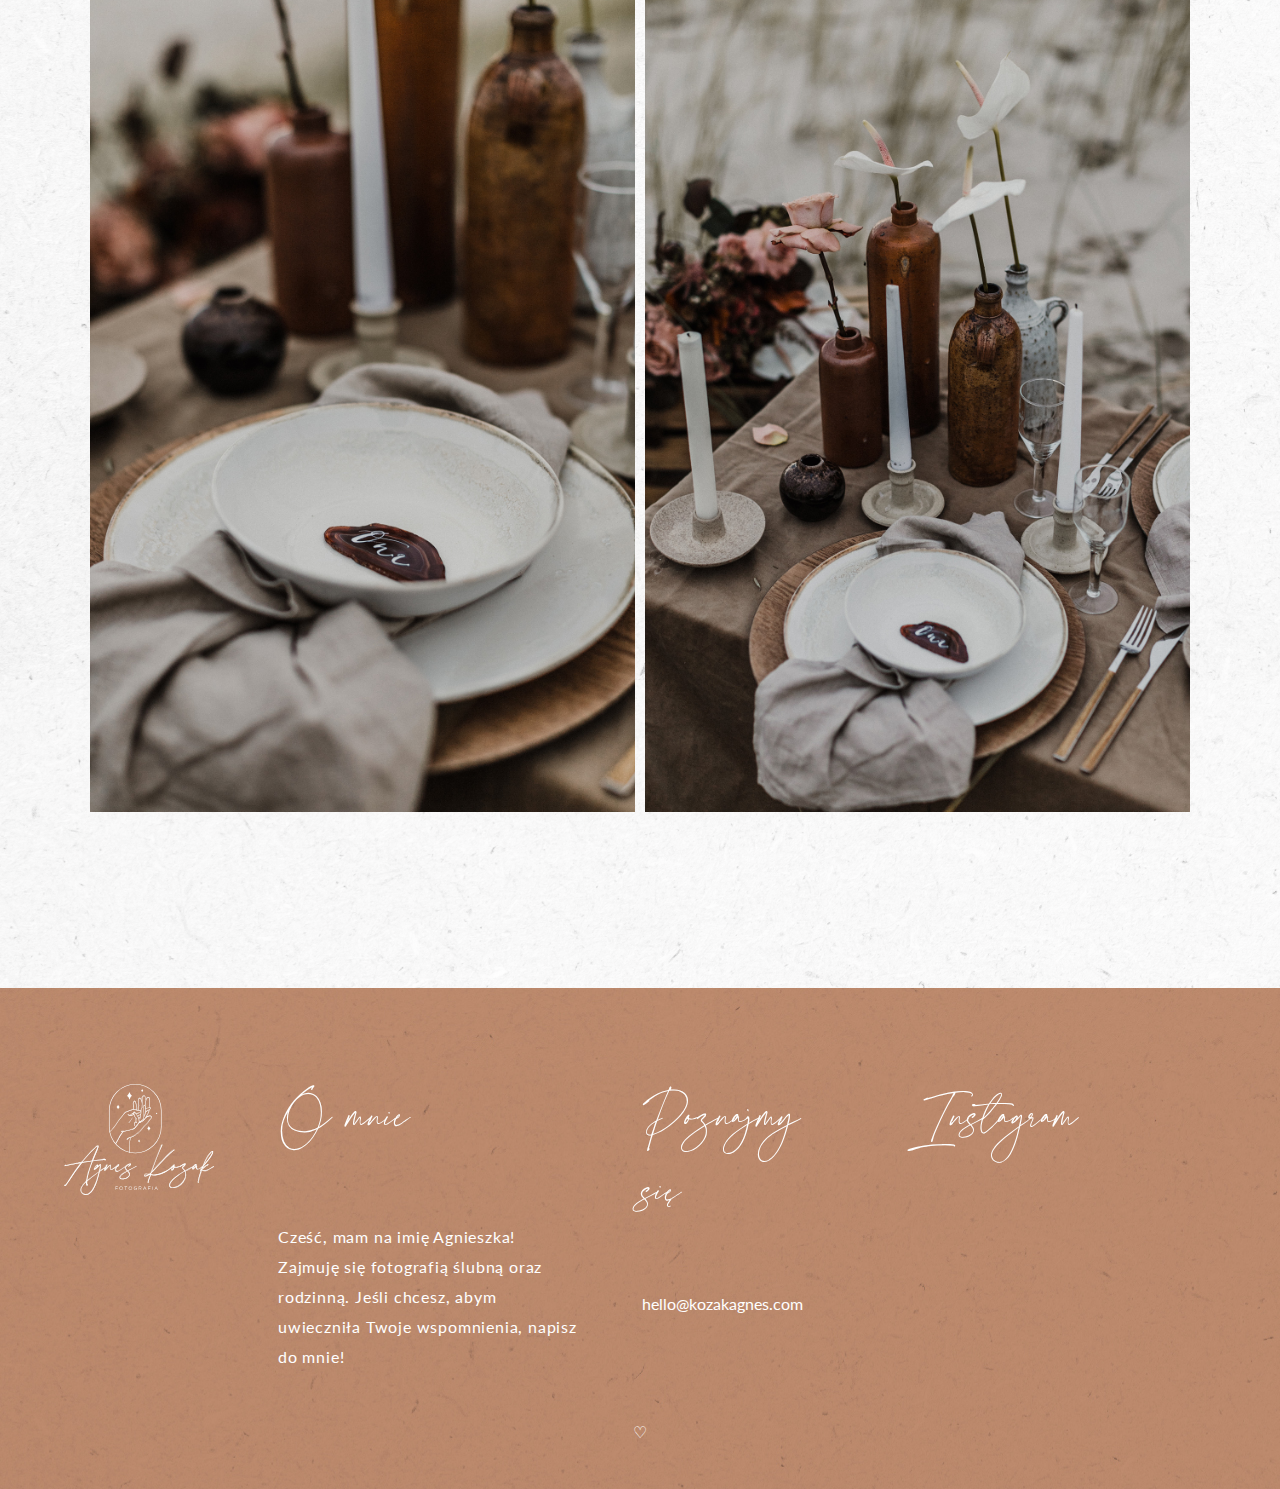
<file: ada-&-lukasz.html>
<!DOCTYPE html>
<!--[if lt IE 7]>      <html class="no-js lt-ie9 lt-ie8 lt-ie7"> <![endif]-->
<!--[if IE 7]>         <html class="no-js lt-ie9 lt-ie8"> <![endif]-->
<!--[if IE 8]>         <html class="no-js lt-ie9"> <![endif]-->
<!--[if gt IE 8]><!-->
<html class="no-js">
  <!--<![endif]-->
  <head>
    <!-- Global site tag (gtag.js) - Google Analytics -->
    <script
      async
      src="https://www.googletagmanager.com/gtag/js?id=G-8CXK49F0EZ"
    ></script>
    <script>
      window.dataLayer = window.dataLayer || [];
      function gtag() {
        dataLayer.push(arguments);
      }
      gtag("js", new Date());

      gtag("config", "G-8CXK49F0EZ");
    </script>
    <meta charset="utf-8" />
    <meta http-equiv="X-UA-Compatible" content="IE=edge" />
    <title>Fot. Kozak Agnes</title>
    <meta name="description" content="" />
    <meta name="viewport" content="width=device-width, initial-scale=1" />
    <link
      href="https://fonts.googleapis.com/css?family=Lato:300,400,700&display=swap&subset=latin-ext"
      rel="stylesheet"
    />
    <link rel="stylesheet" href="css/normalize.min.css" />
    <link rel="stylesheet" href="css/glide.core.min.css" />

    <link rel="stylesheet" href="css/main.css?v4" />
    <link rel="icon" type="image/png" href="favicon.png" />
  </head>
  <body class="story-page">
    <!--[if lt IE 7]>
      <p class="browsehappy">
        You are using an <strong>outdated</strong> browser. Please
        <a href="#">upgrade your browser</a> to improve your experience.
      </p>
    <![endif]-->

    <nav class="main-menu-wrapper">
      <ul class="main-menu">
        <li><a href="index.html#we-care">O mnie</a></li>
        <li><a href="index.html#offer">Oferta</a></li>
        <li>
          <a href="index.html" title="Home" class="logo"
            ><img src="img/icons/logo-gray.svg" width="203" height="150" />
          </a>
        </li>
        <li><a href="index.html#stories">Portfolio</a></li>
        <li><a href="index.html#main-footer">Kontakt</a></li>
      </ul>
    </nav>
    <div class="mobile-logo-wrapper">
      <a href="index.html" title="Home" class="logo show-on-mobile"
        ><img src="img/icons/logo-gray.svg" width="203" height="150"
      /></a>
    </div>
    <div id="mobile-menu-trigger">
      <span></span>
      <span></span>
      <span></span>
    </div>
    <nav class="mobile-menu-wrapper" id="mobile-menu-wrapper">
      <ul class="main-menu">
        <li>
          <a href="index.html" title="Home" class="logo"
            ><img src="img/icons/logo-gray.svg" width="203" height="150"
          /></a>
        </li>
        <li><a href="index.html#we-care">O mnie</a></li>
        <li><a href="index.html#offer">Oferta</a></li>
        <li><a href="index.html#stories">Portfolio</a></li>
        <li><a href="index.html#main-footer">Kontakt</a></li>
      </ul>
    </nav>

    <section class="story-main">
      <ul class="story-list">
        <li class="landscape">
          <img
            src="./img/stories/full-story/ada-lukasz/a_l1.jpg"
            loading="lazy"
          />
        </li>
      </ul>

      <div class="story-content">
        <header class="story-header">
          <h1 class="handwriting story-heading">Ada & Łukasz</h1>
        </header>
        <p>
          Długo marzyłam o zrealizowaniu tej sesji. W końcu się udało i jestem
          przeszczęśliwa z efektów! Było wietrznie i pochmurno, czyli idealna
          pogoda na sesję nad morzem - wiem, wiem, wielu z Was wydaje się, że
          najlepiej jest wtedy, gdy jest bezchmurnie - dla mnie zdecydowanie
          nie! :)<br />Bardzo dziękuję wszystkim zaangażowanym, a w
          szczególności Adzie, bez której ta sesja by się nie odbyła.
        </p>
        <ul class="story-staff">
          <li>photos & concept: me</li>
          <li>
            models:
            <a target="_blank" href="https://www.instagram.com/adawilga"
              >adawilga</a
            >
            &
            <a target="_blank" href="http://instagram.com/serdelicious"
              >Łukasz</a
            >
          </li>
          <li>
            wedding planner:
            <a target="_blank" href="https://stacjaslub.pl/">Stacja Ślub</a>
          </li>
          <li>
            flowers & stationery:
            <a target="_blank" href="https://www.instagram.com/adawilga"
              >adawilga</a
            >
          </li>
          <li>
            dress:
            <a
              target="_blank"
              href="https://www.agatawojtkiewicz.pl/pl/strona-glowna/"
              >Agata Wojtkiewicz</a
            >
          </li>
          <li>
            jewellery:
            <a target="_blank" href="https://savvyjewellery.com/"
              >Savvy Jewellery</a
            >
          </li>
          <li>
            mua:
            <a
              target="_blank"
              href="https://www.instagram.com/agatasawickamakeup/?hl=pl"
              >Agata Sawicka make up</a
            >
          </li>
          <li>
            hair:
            <a
              target="_blank"
              href="https://pl-pl.facebook.com/KokiWarkoczeUpieciaAgnieszkaDrag/?hc_location=ufi"
              >Agnieszka Drąg</a
            >
          </li>
          <li>
            decoration:
            <a target="_blank" href="http://rekwizytorniaandcompany.pl/"
              >Rekwizytownia and Company</a
            >
          </li>
          <li>
            dishes:
            <a target="_blank" href="https://www.zarahome.com/pl/">Zara Home</a>
          </li>
          <li>
            cake:
            <a
              target="_blank"
              href="https://www.instagram.com/tartagrzechuwarta/?hl=pl"
              >Tarta Grzechu Warta</a
            >
          </li>
        </ul>
      </div>

      <ul class="story-list">
        <!-- <li class="landscape">
          <img
            src="./img/stories/full-story/ada-lukasz/a_l1.jpg"
            loading="lazy"
          />
        </li> -->
        <li>
          <img
            src="./img/stories/full-story/ada-lukasz/a_l2.jpg"
            loading="lazy"
          />
        </li>
        <li>
          <img
            src="./img/stories/full-story/ada-lukasz/a_l5.jpg"
            loading="lazy"
          />
        </li>
        <li class="landscape">
          <img
            src="./img/stories/full-story/ada-lukasz/a_l4.jpg"
            loading="lazy"
          />
        </li>
        <li>
          <img
            src="./img/stories/full-story/ada-lukasz/a_l3.jpg"
            loading="lazy"
          />
        </li>
        <li>
          <img
            src="./img/stories/full-story/ada-lukasz/a_l17.jpg"
            loading="lazy"
          />
        </li>
        <li class="landscape">
          <img
            src="./img/stories/full-story/ada-lukasz/a_l7.jpg"
            loading="lazy"
          />
        </li>
        <li>
          <img
            src="./img/stories/full-story/ada-lukasz/a_l8.jpg"
            loading="lazy"
          />
        </li>
        <li>
          <img
            src="./img/stories/full-story/ada-lukasz/a_l9.jpg"
            loading="lazy"
            style="transform: scale(1.05) translateY(-2px)"
          />
        </li>
        <li class="landscape">
          <img
            src="./img/stories/full-story/ada-lukasz/a_l10.jpg"
            loading="lazy"
          />
        </li>
        <!-- <li>
          <img
            src="./img/stories/full-story/ada-lukasz/a_l11.jpg"
            loading="lazy"
          />
        </li> -->
        <li>
          <img
            src="./img/stories/full-story/ada-lukasz/a_l12.jpg"
            loading="lazy"
          />
        </li>
        <li>
          <img
            src="./img/stories/full-story/ada-lukasz/a_l13.jpg"
            loading="lazy"
          />
        </li>
        <li class="landscape">
          <img
            src="./img/stories/full-story/ada-lukasz/a_l18.jpg"
            loading="lazy"
          />
        </li>
        <li>
          <img
            src="./img/stories/full-story/ada-lukasz/a_l14.jpg"
            loading="lazy"
          />
        </li>
        <!-- <li>
          <img
            src="./img/stories/full-story/ada-lukasz/a_l15.jpg"
            loading="lazy"
          />
        </li> -->
        <li>
          <img
            src="./img/stories/full-story/ada-lukasz/a_l16.jpg"
            loading="lazy"
          />
        </li>
        <li class="landscape">
          <img
            src="./img/stories/full-story/ada-lukasz/a_l21.jpg"
            loading="lazy"
          />
        </li>
        <!-- <li>
          <img
            src="./img/stories/full-story/ada-lukasz/a_l17.jpg"
            loading="lazy"
          />
        </li> -->

        <li>
          <img
            src="./img/stories/full-story/ada-lukasz/a_l19.jpg"
            loading="lazy"
          />
        </li>
        <li>
          <img
            src="./img/stories/full-story/ada-lukasz/a_l20.jpg"
            loading="lazy"
          />
        </li>
        <li class="landscape">
          <img
            src="./img/stories/full-story/ada-lukasz/a_l24.jpg"
            loading="lazy"
          />
        </li>

        <li>
          <img
            src="./img/stories/full-story/ada-lukasz/a_l22.jpg"
            loading="lazy"
          />
        </li>
        <li>
          <img
            src="./img/stories/full-story/ada-lukasz/a_l23.jpg"
            loading="lazy"
          />
        </li>

        <!-- <li>
          <img
            src="./img/stories/full-story/ada-lukasz/a_l25.jpg"
            loading="lazy"
          />
        </li>
        <li>
          <img
            src="./img/stories/full-story/ada-lukasz/a_l26.jpg"
            loading="lazy"
          />
        </li> -->
      </ul>
    </section>

    <footer id="main-footer" class="main-footer">
      <div class="section-wrapper">
        <div class="main-footer-column">
          <img src="img/icons/logo-white.svg" width="150" width="203" />
        </div>
        <div class="main-footer-column">
          <h3>O mnie</h3>
          <p>
            Cześć, mam na imię Agnieszka! Zajmuję się fotografią ślubną oraz
            rodzinną. Jeśli chcesz, abym uwieczniła Twoje wspomnienia, napisz do
            mnie!
          </p>
        </div>
        <!-- <div>
          <h3>Linki</h3>
          <ul class="footer-menu">
            <li><a href="">O mnie</a></li>
            <li><a href="">Oferta</a></li>
            <li><a href="">Portfolio</a></li>
            <li><a href="">Kontakt</a></li>
          </ul>
        </div> -->
        <div class="main-footer-column">
          <h3>Poznajmy się</h3>
          <a href="mailto:hello@kozakagnes.com">hello@kozakagnes.com</a>
        </div>
        <div class="main-footer-column">
          <h3>Instagram</h3>

          <a
            class="insta-link"
            href="https://www.instagram.com/fot.kozakagnes/"
            target="_blank"
          >
            <!-- SnapWidget -->
            <script src="https://snapwidget.com/js/snapwidget.js"></script>
            <iframe
              src="https://snapwidget.com/embed/798925"
              class="snapwidget-widget"
              allowtransparency="true"
              frameborder="0"
              scrolling="no"
              style="border: none; overflow: hidden; width: 100%"
            ></iframe>
          </a>
        </div>
      </div>
      <div class="copy">&#x2661;</div>
    </footer>

    <script src="js/glide.min.js"></script>
    <script src="js/main.js?v2"></script>
  </body>
</html>
</file>
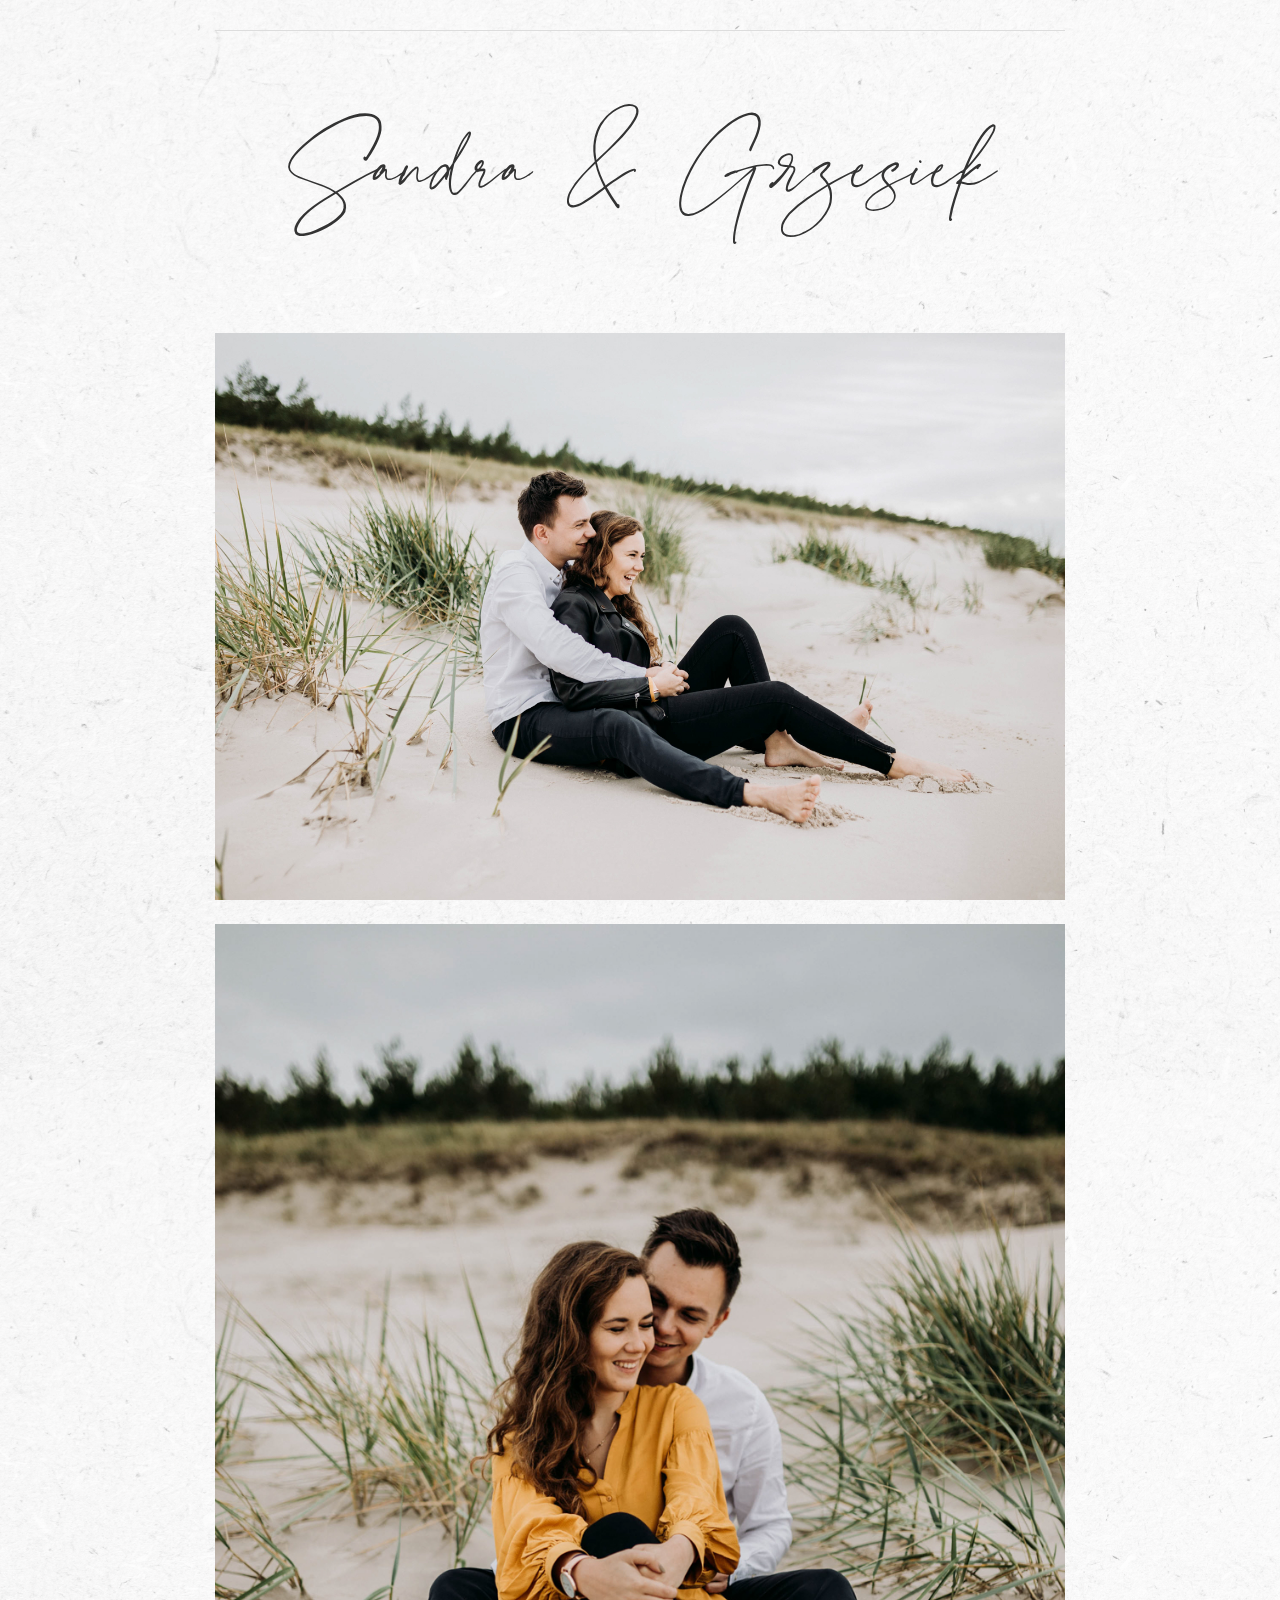
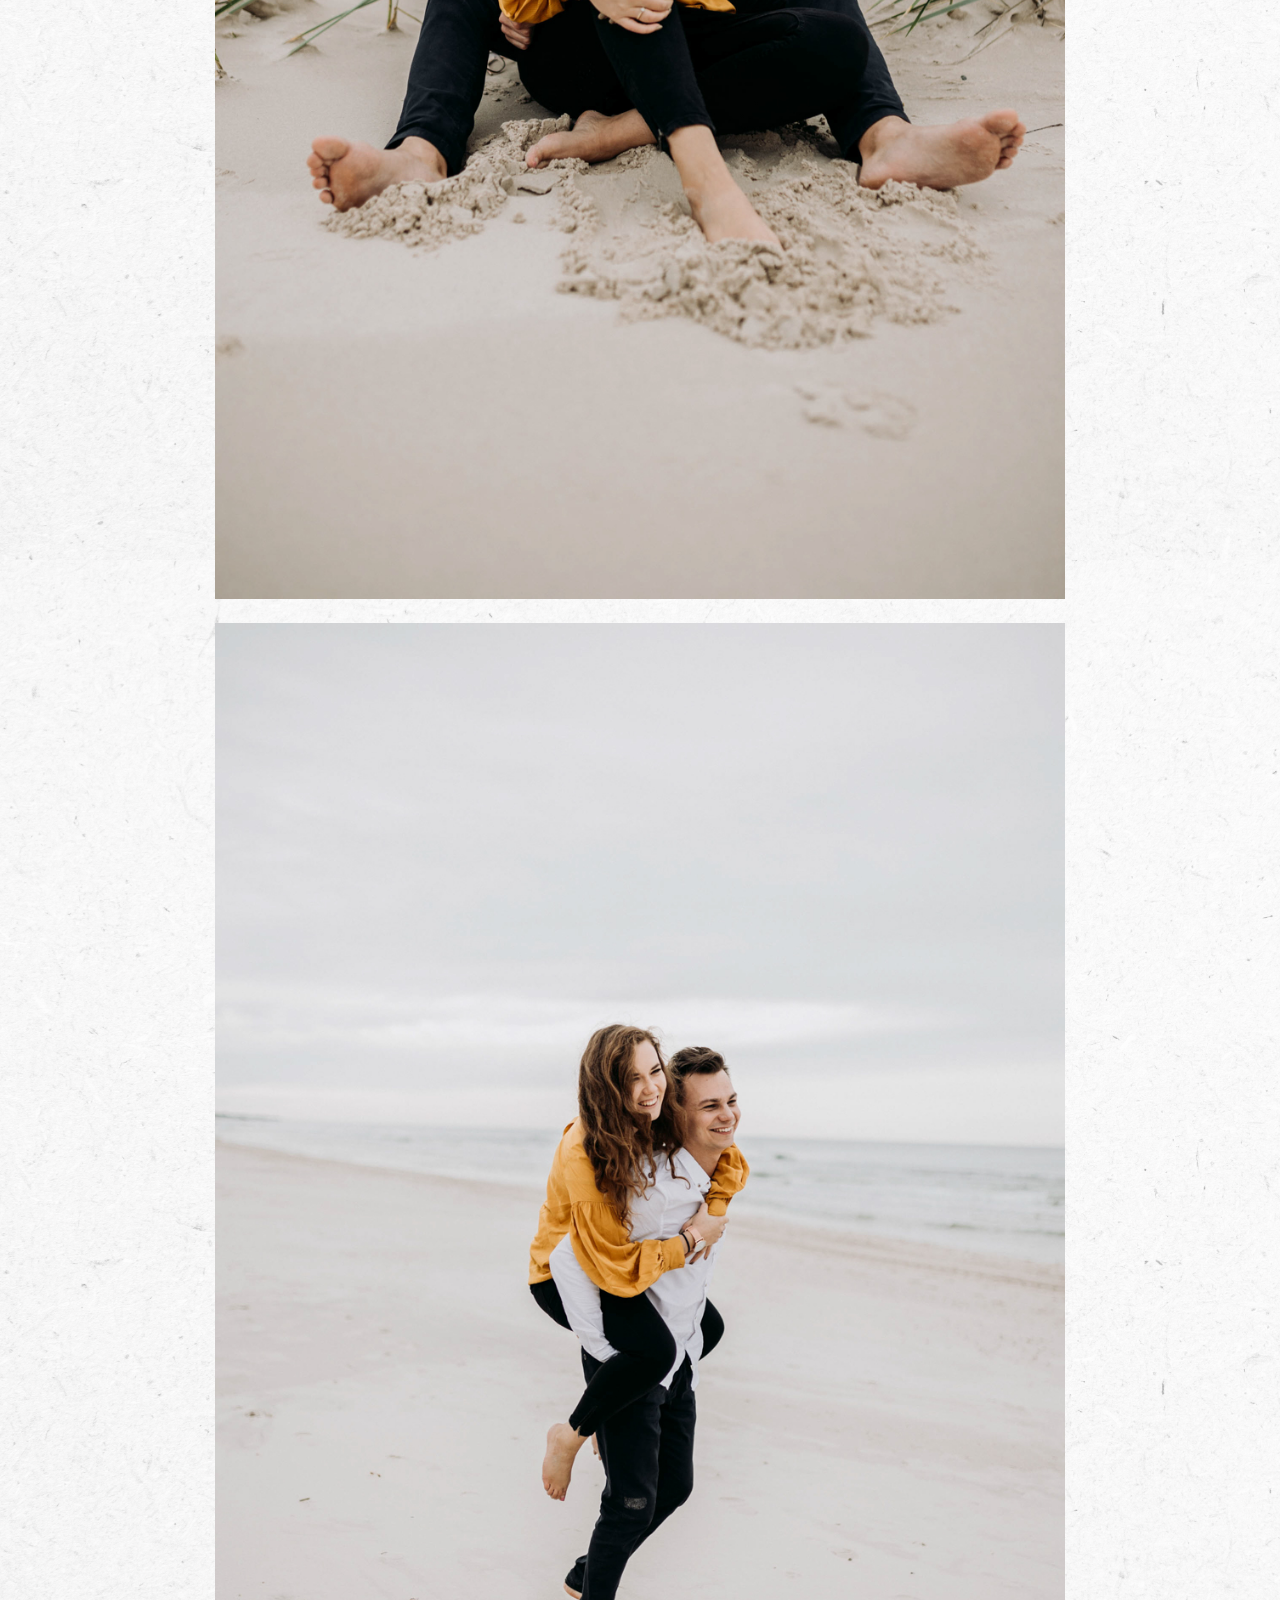
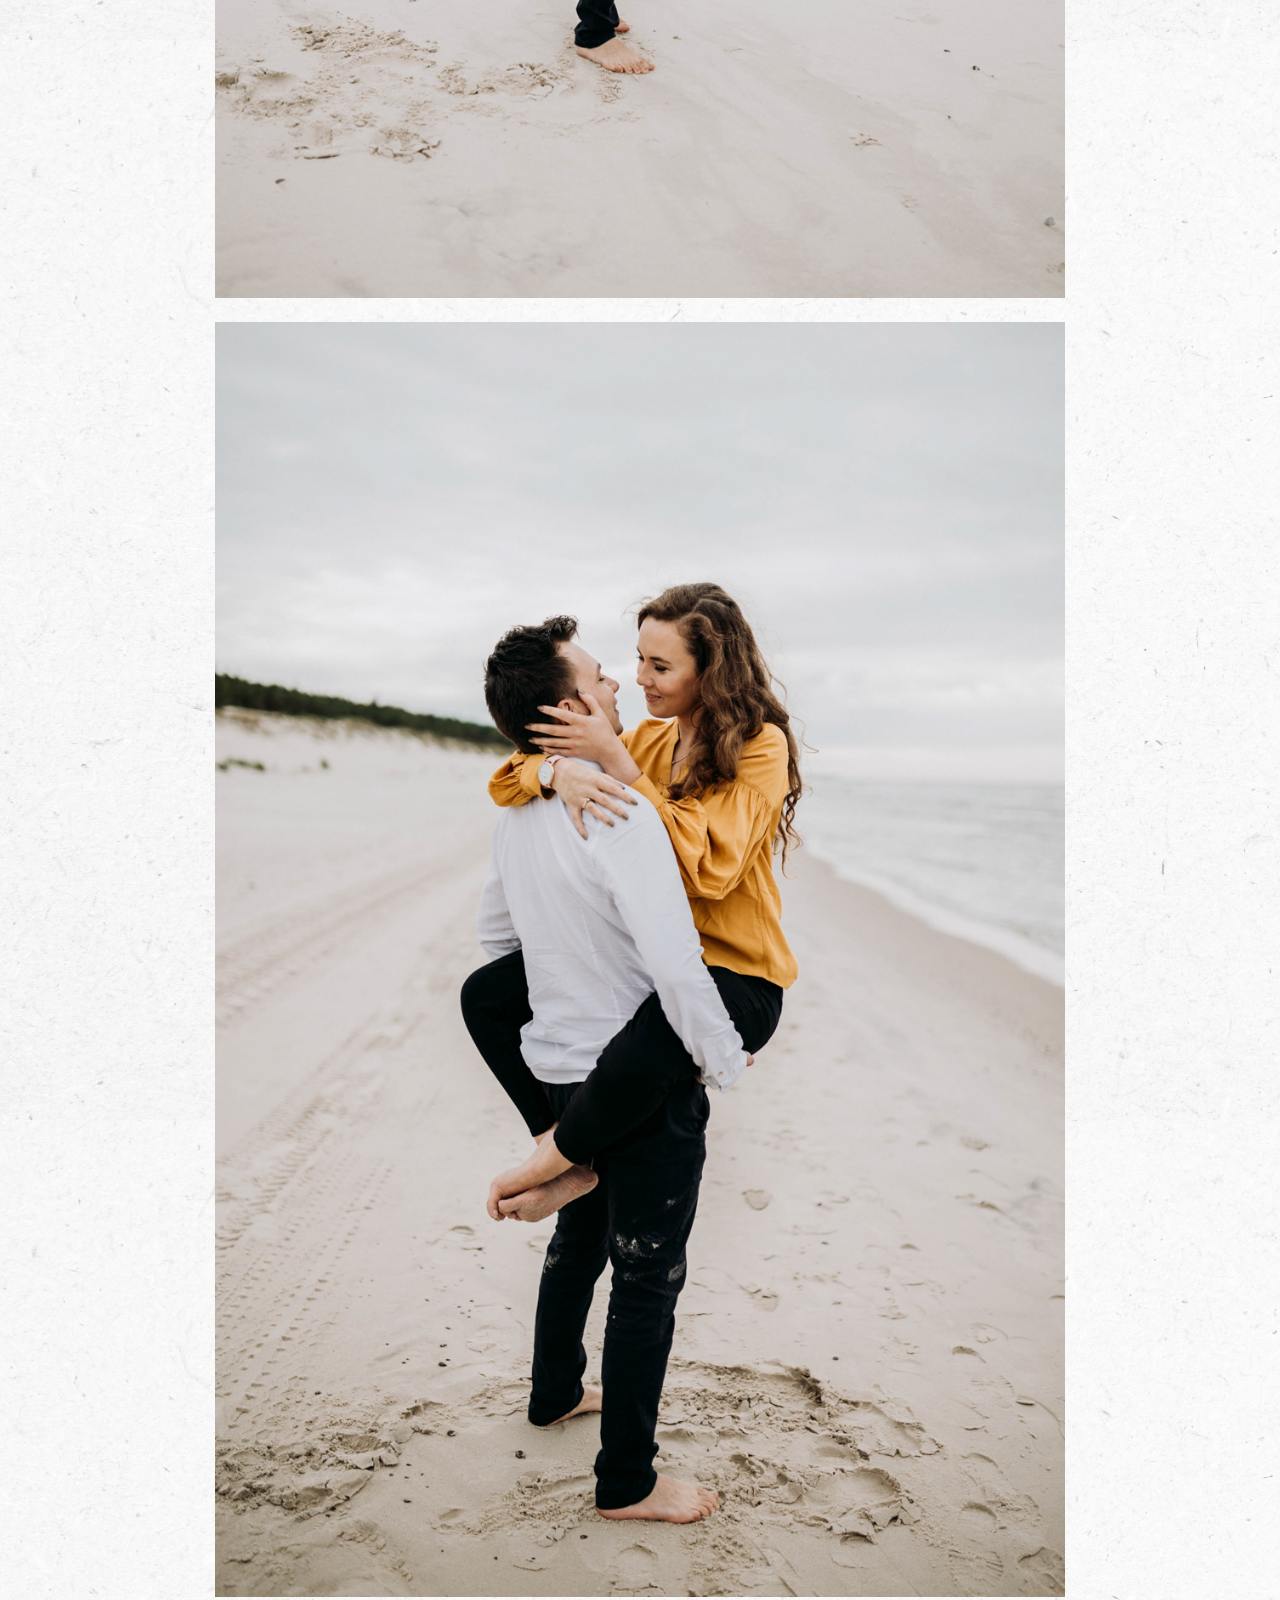
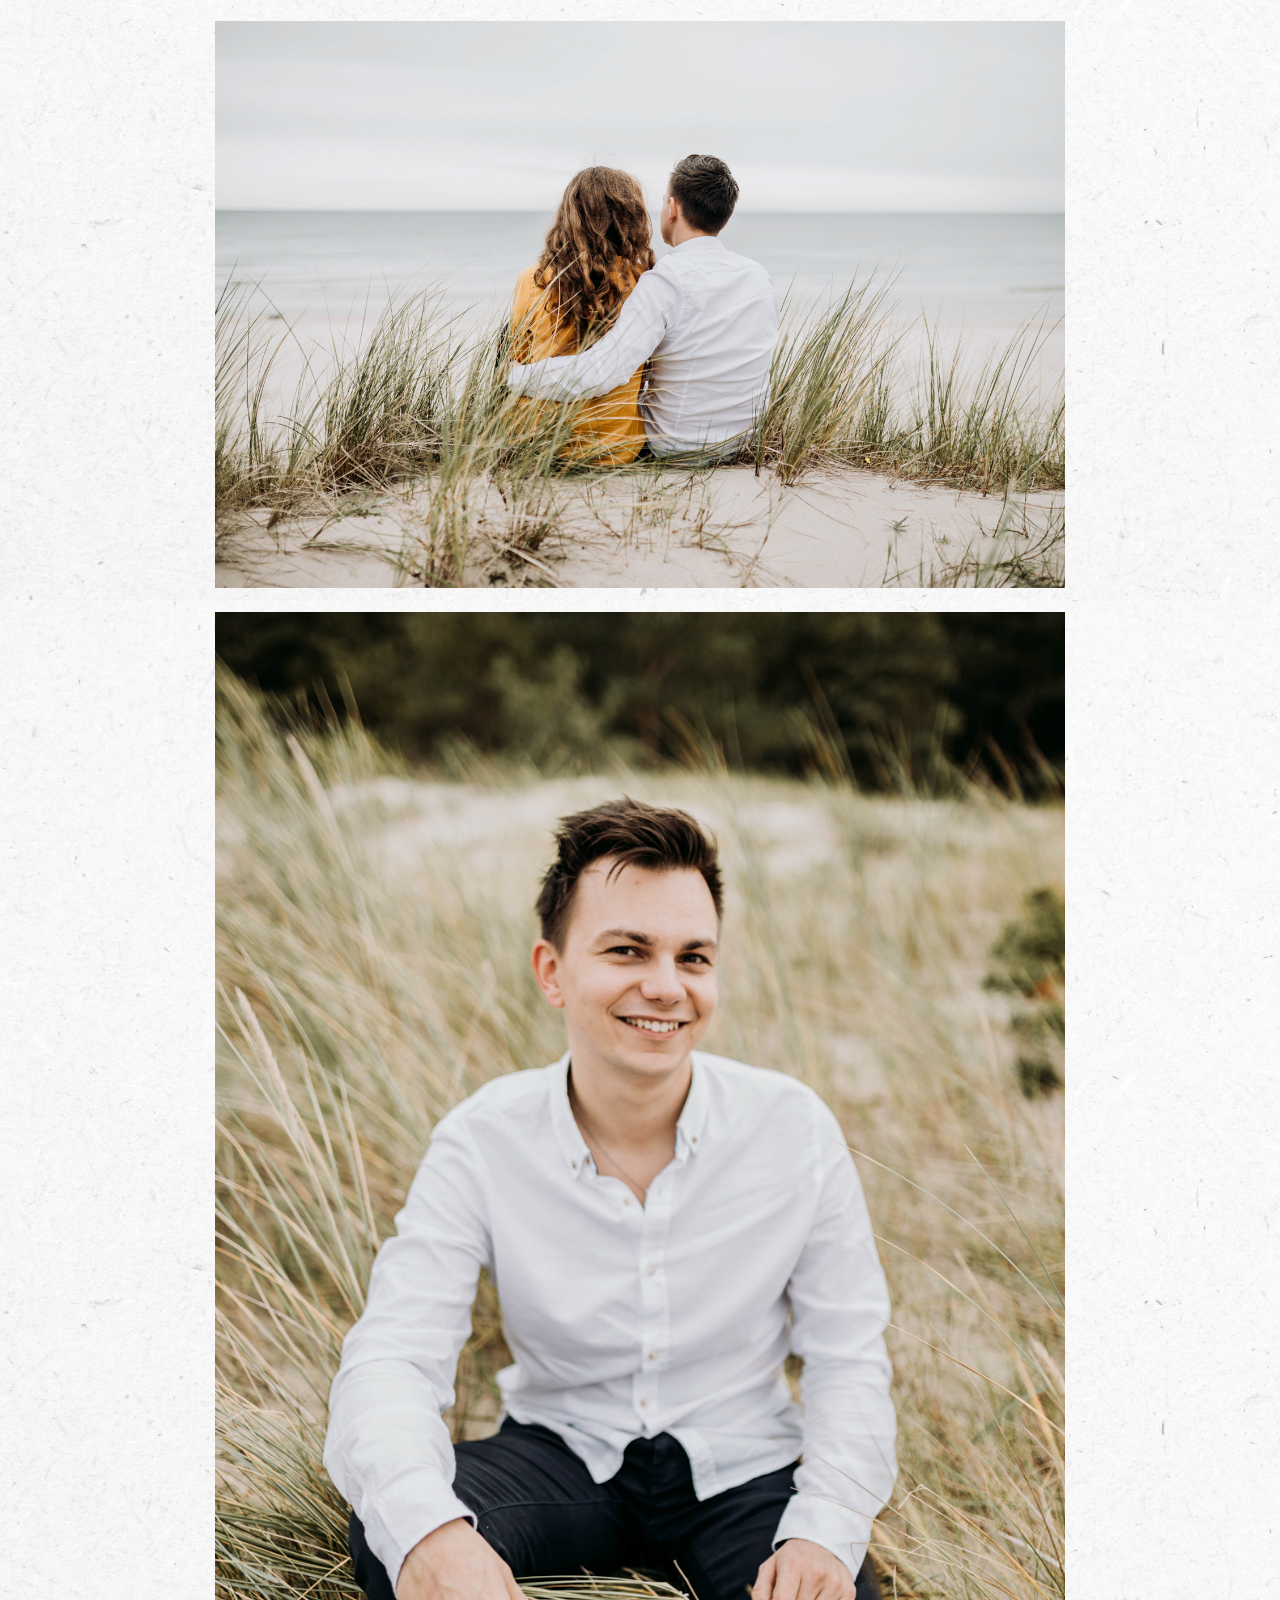
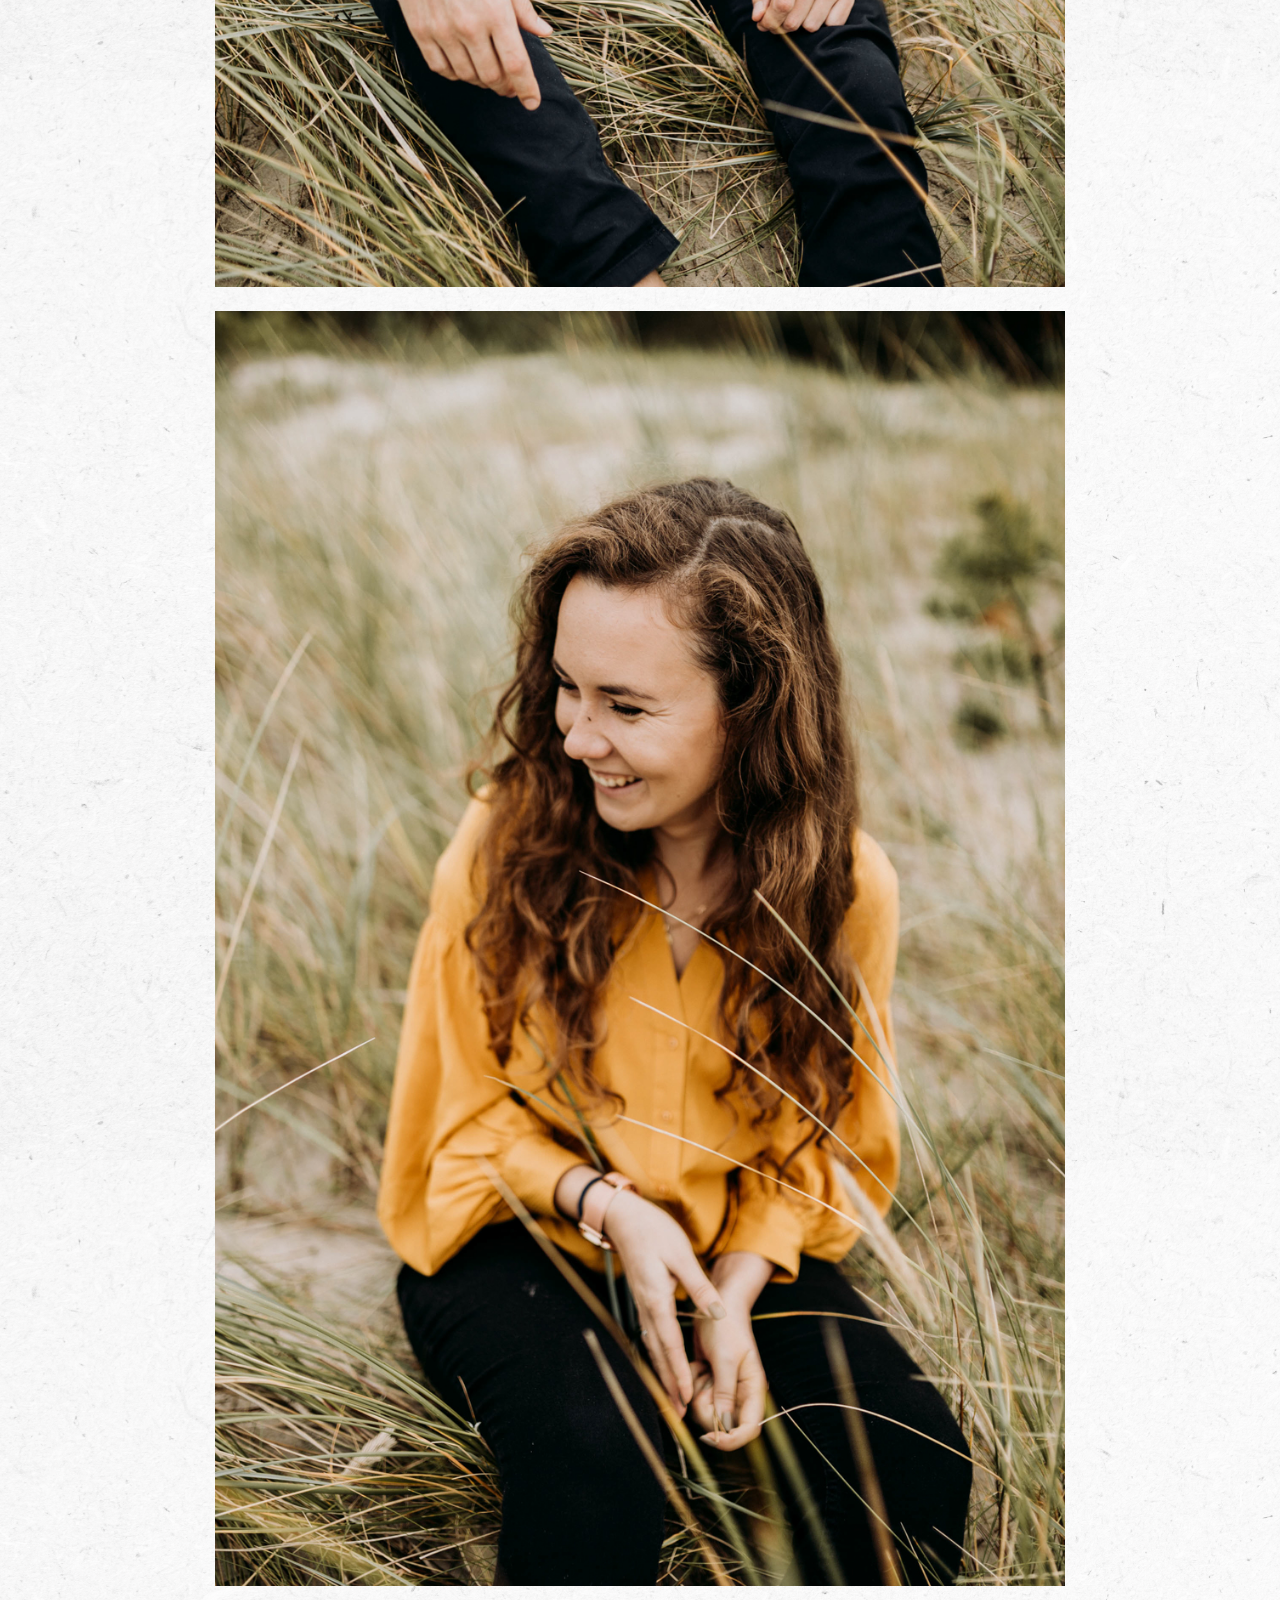
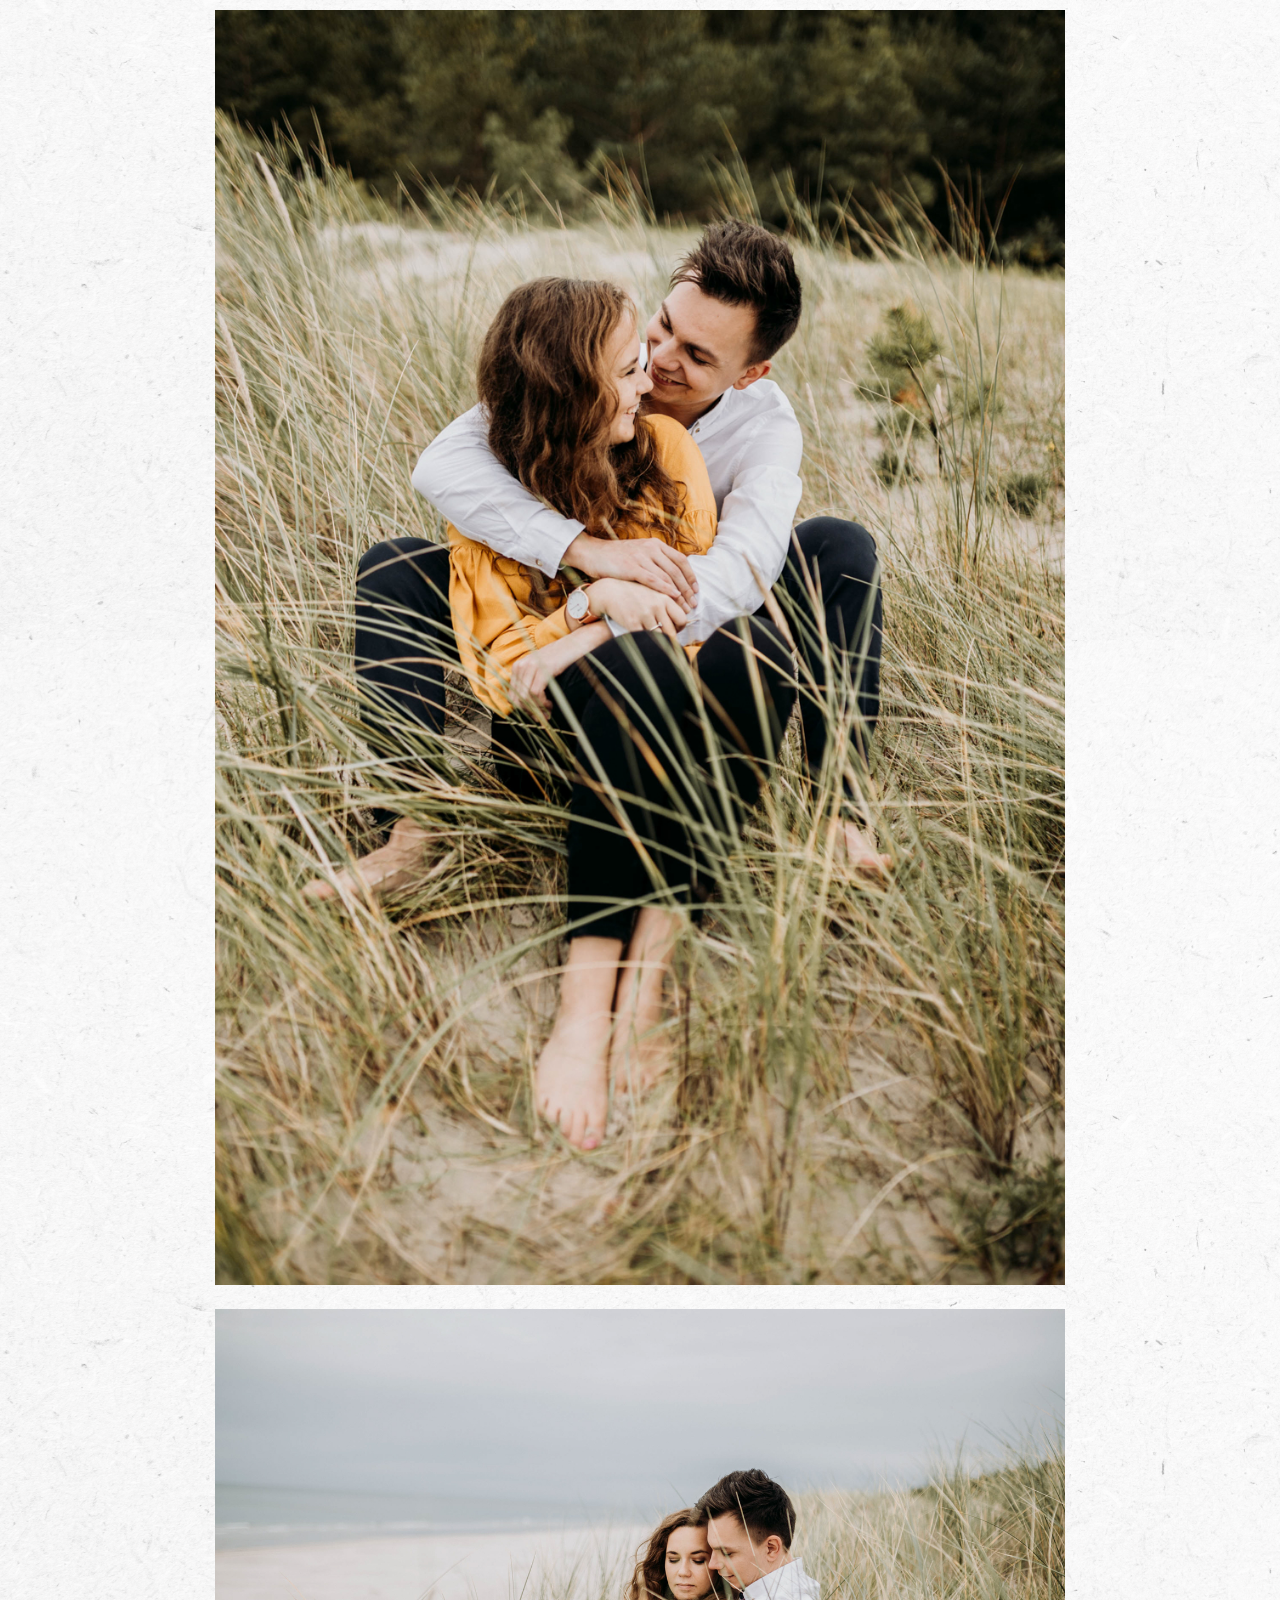
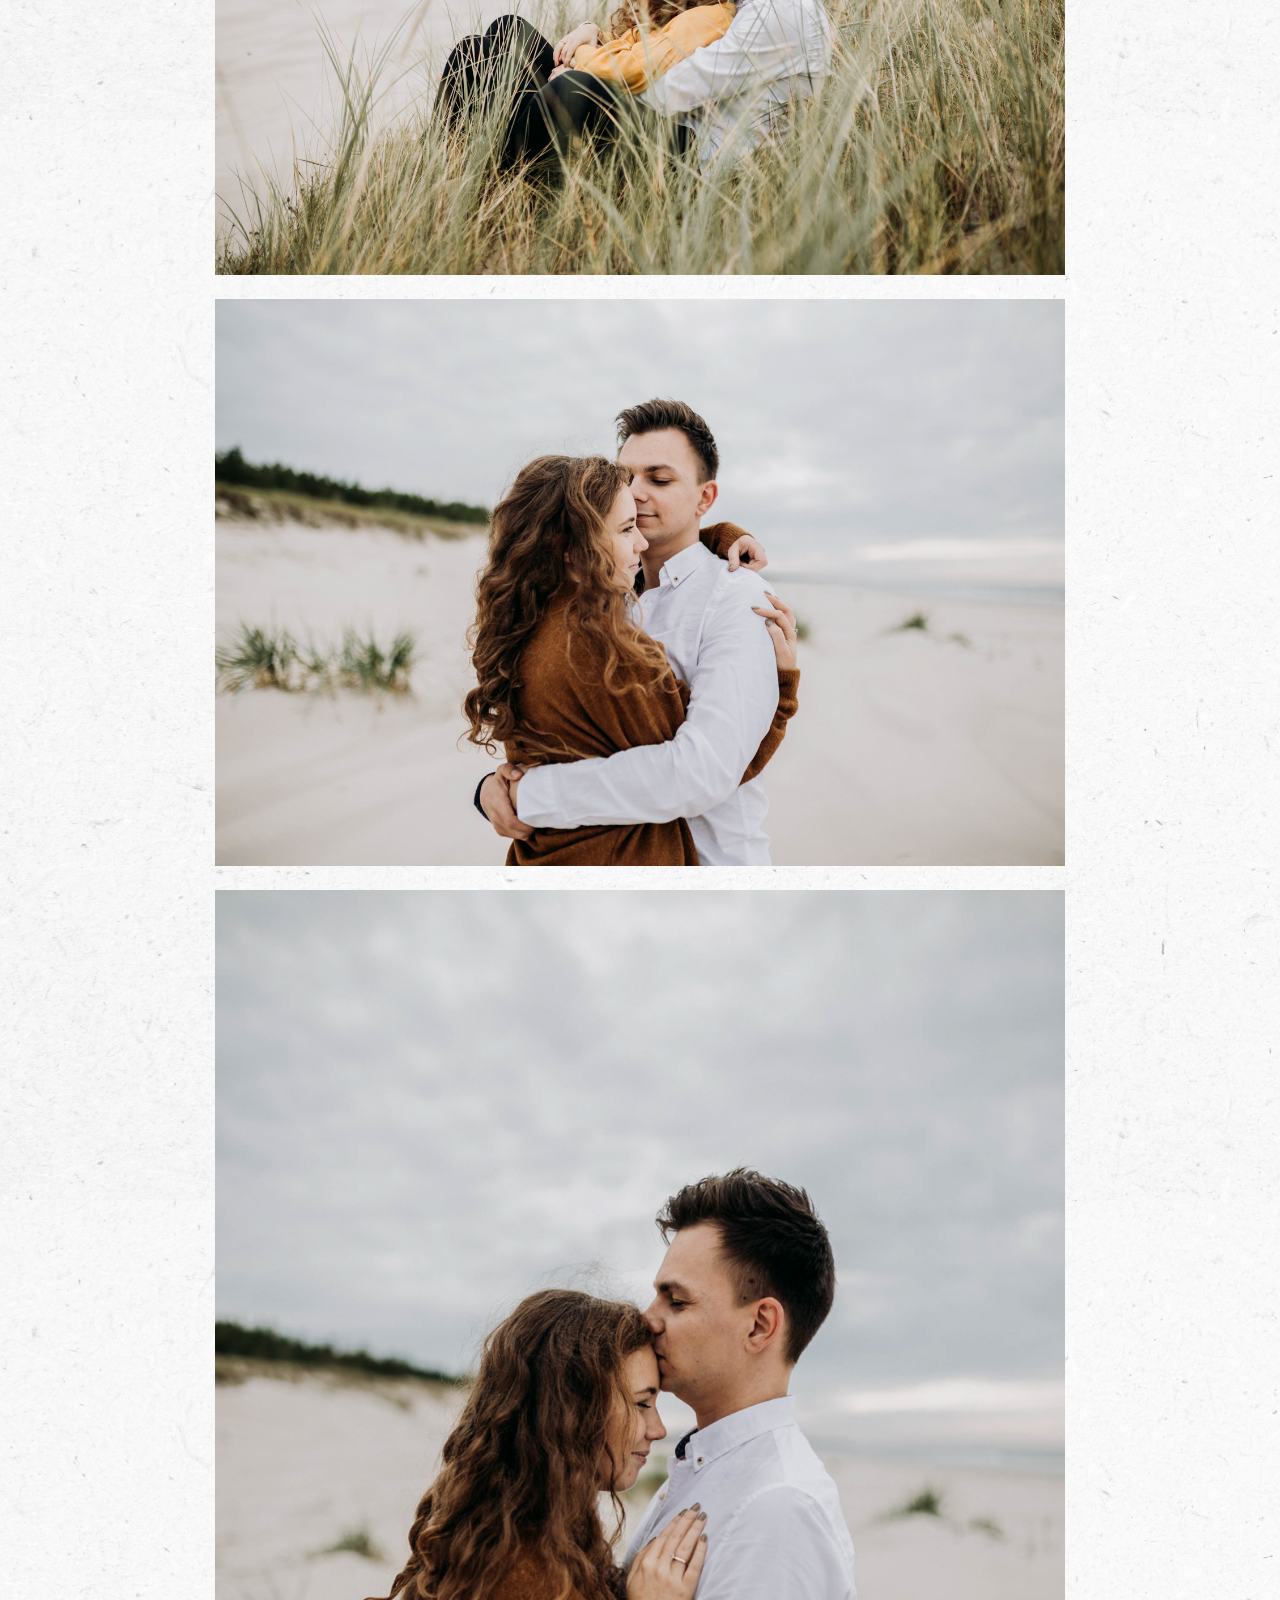
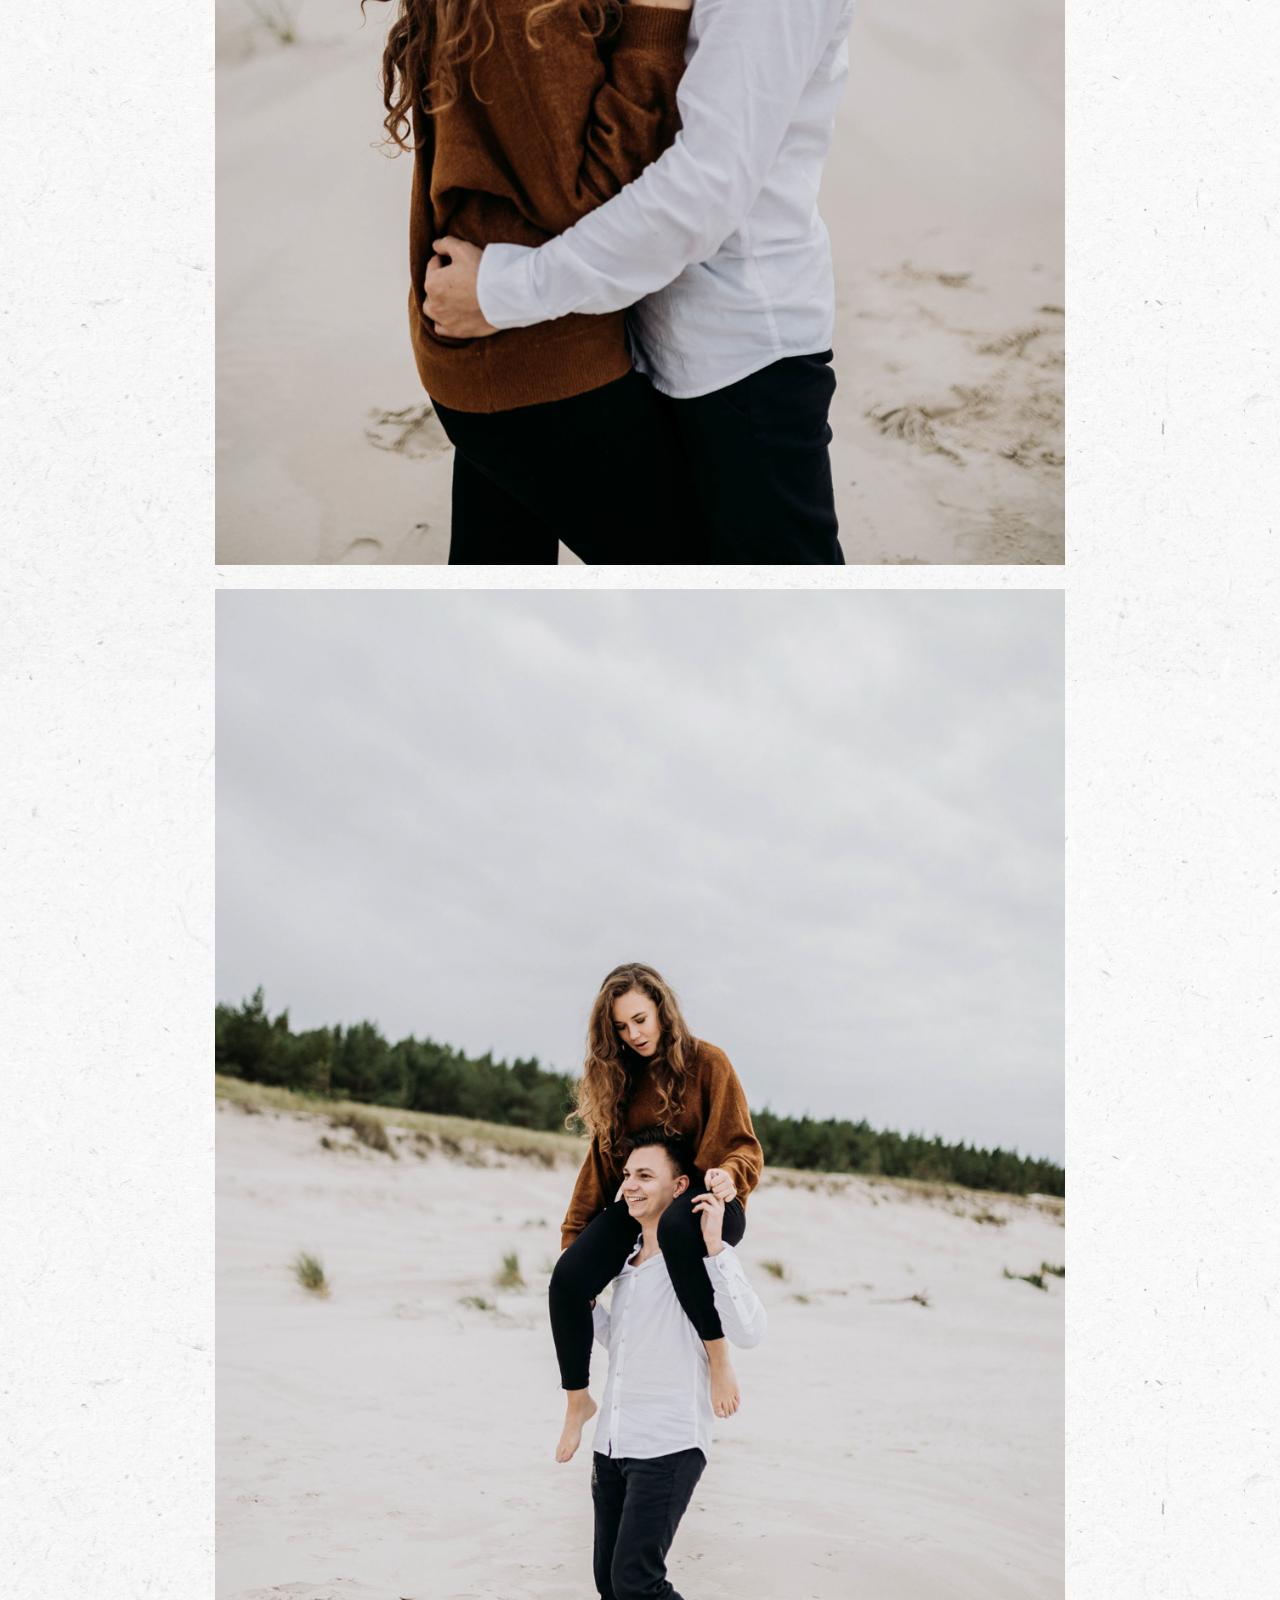
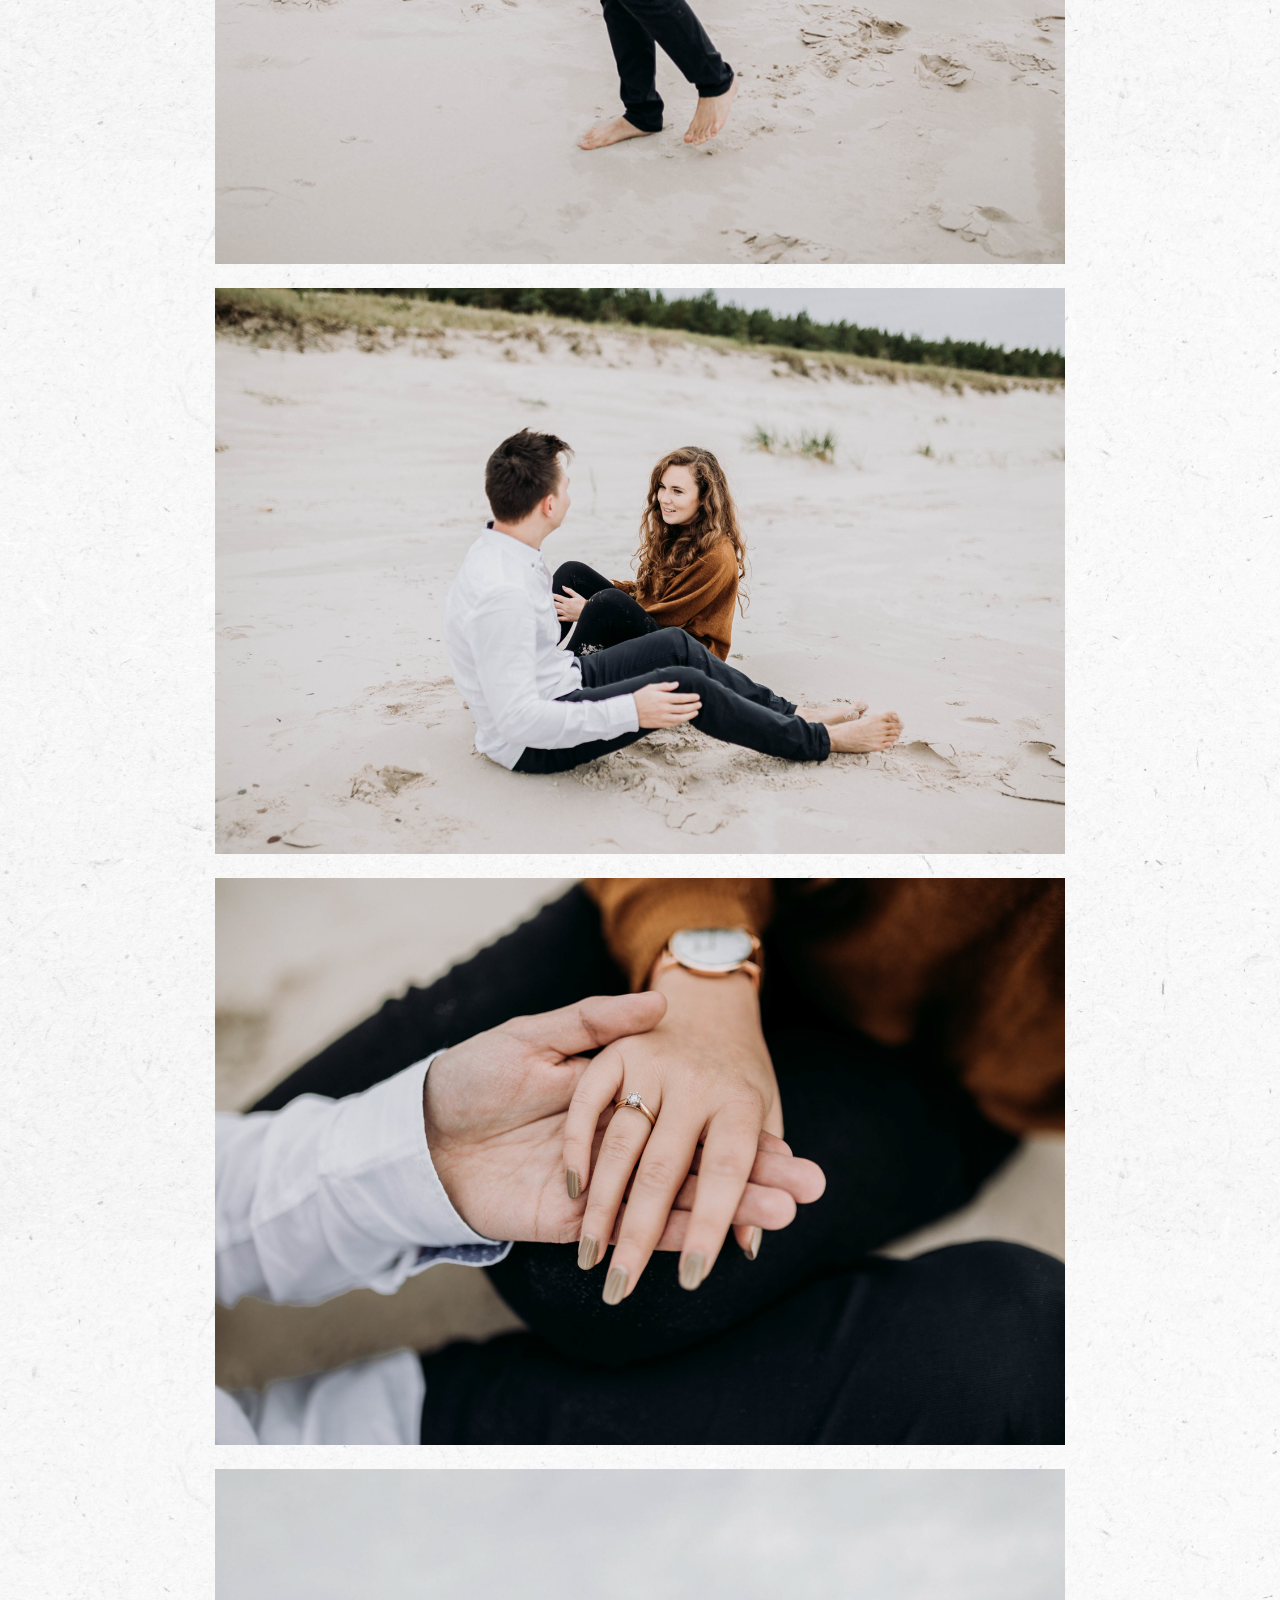
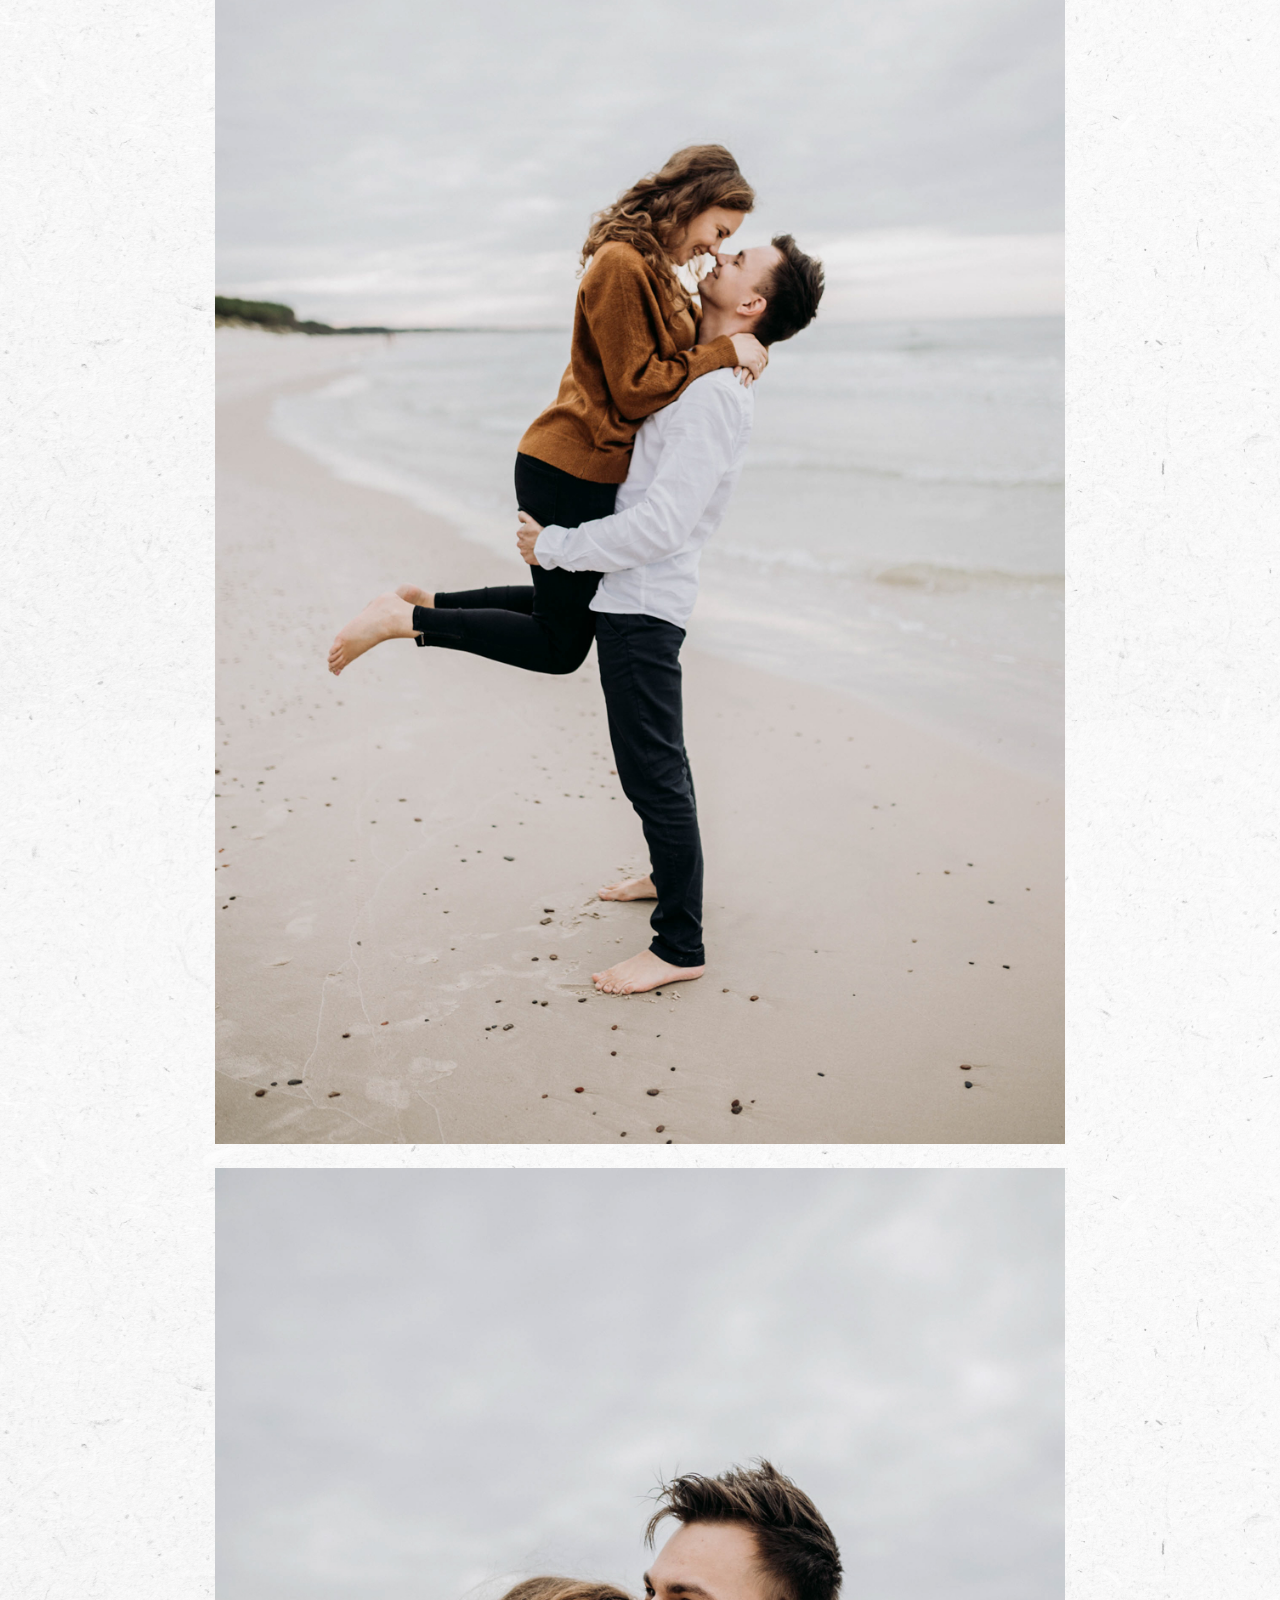
<file: sandraigrzesiek.html>
<!DOCTYPE html>
<!--[if lt IE 7]>      <html class="no-js lt-ie9 lt-ie8 lt-ie7"> <![endif]-->
<!--[if IE 7]>         <html class="no-js lt-ie9 lt-ie8"> <![endif]-->
<!--[if IE 8]>         <html class="no-js lt-ie9"> <![endif]-->
<!--[if gt IE 8]><!-->
<html class="no-js">
  <!--<![endif]-->
  <head>
    <!-- Global site tag (gtag.js) - Google Analytics -->
    <script
      async
      src="https://www.googletagmanager.com/gtag/js?id=G-8CXK49F0EZ"
    ></script>
    <script>
      window.dataLayer = window.dataLayer || [];
      function gtag() {
        dataLayer.push(arguments);
      }
      gtag("js", new Date());

      gtag("config", "G-8CXK49F0EZ");
    </script>
    <meta charset="utf-8" />
    <meta http-equiv="X-UA-Compatible" content="IE=edge" />
    <title>Fot. Kozak Agnes</title>
    <meta name="description" content="" />
    <meta name="viewport" content="width=device-width, initial-scale=1" />
    <link
      href="https://fonts.googleapis.com/css?family=Lato:300,400,700&display=swap&subset=latin-ext"
      rel="stylesheet"
    />
    <link rel="stylesheet" href="css/normalize.min.css" />
    <link rel="stylesheet" href="css/glide.core.min.css" />

    <link rel="stylesheet" href="css/main.css?v2" />
    <link rel="icon" type="image/png" href="favicon.png" />
  </head>
  <body class="is-homepage">
    <!--[if lt IE 7]>
      <p class="browsehappy">
        You are using an <strong>outdated</strong> browser. Please
        <a href="#">upgrade your browser</a> to improve your experience.
      </p>
    <![endif]-->

    <section id="post" class="post-wrapper">
      <h2 class="tag-line">Sandra & Grzesiek</h2>

      <ul class="images-list">
        <li>
          <img
            loading="lazy"
            src="./img/sandragrzesiek/kozakagnes_portfolio-1.jpg"
          />
        </li>
        <li>
          <img
            loading="lazy"
            src="./img/sandragrzesiek/kozakagnes_portfolio-2.jpg"
          />
        </li>
        <li>
          <img
            loading="lazy"
            src="./img/sandragrzesiek/kozakagnes_portfolio-3.jpg"
          />
        </li>
        <li>
          <img
            loading="lazy"
            src="./img/sandragrzesiek/kozakagnes_portfolio-4.jpg"
          />
        </li>
        <li>
          <img
            loading="lazy"
            src="./img/sandragrzesiek/kozakagnes_portfolio-5.jpg"
          />
        </li>
        <li>
          <img
            loading="lazy"
            src="./img/sandragrzesiek/kozakagnes_portfolio-6.jpg"
          />
        </li>
        <li>
          <img
            loading="lazy"
            src="./img/sandragrzesiek/kozakagnes_portfolio-7.jpg"
          />
        </li>
        <li>
          <img
            loading="lazy"
            src="./img/sandragrzesiek/kozakagnes_portfolio-8.jpg"
          />
        </li>
        <li>
          <img
            loading="lazy"
            src="./img/sandragrzesiek/kozakagnes_portfolio-9.jpg"
          />
        </li>
        <li>
          <img
            loading="lazy"
            src="./img/sandragrzesiek/kozakagnes_portfolio-10.jpg"
          />
        </li>
        <li>
          <img
            loading="lazy"
            src="./img/sandragrzesiek/kozakagnes_portfolio-11.jpg"
          />
        </li>
        <li>
          <img
            loading="lazy"
            src="./img/sandragrzesiek/kozakagnes_portfolio-12.jpg"
          />
        </li>
        <li>
          <img
            loading="lazy"
            src="./img/sandragrzesiek/kozakagnes_portfolio-13.jpg"
          />
        </li>
        <li>
          <img
            loading="lazy"
            src="./img/sandragrzesiek/kozakagnes_portfolio-14.jpg"
          />
        </li>
        <li>
          <img
            loading="lazy"
            src="./img/sandragrzesiek/kozakagnes_portfolio-15.jpg"
          />
        </li>
        <li>
          <img
            loading="lazy"
            src="./img/sandragrzesiek/kozakagnes_portfolio-16.jpg"
          />
        </li>
        <li>
          <img
            loading="lazy"
            src="./img/sandragrzesiek/kozakagnes_portfolio-17.jpg"
          />
        </li>
      </ul>
    </section>

    <footer id="main-footer" class="main-footer">
      <div class="section-wrapper">
        <div class="main-footer-column">
          <img src="img/logo-hands.svg" width="150" />
        </div>
        <div class="main-footer-column">
          <h3>O mnie</h3>
          <p>
            Cześć, mam na imię Agnieszka! Zajmuję się fotografią ślubną oraz
            rodzinną. Jeśli chcesz, abym uwieczniła Twoje wspomnienia, napisz do
            mnie!
          </p>
        </div>
        <!-- <div>
          <h3>Linki</h3>
          <ul class="footer-menu">
            <li><a href="">O mnie</a></li>
            <li><a href="">Oferta</a></li>
            <li><a href="">Portfolio</a></li>
            <li><a href="">Kontakt</a></li>
          </ul>
        </div> -->
        <div class="main-footer-column">
          <h3>Napisz do mnie</h3>
          <a href="mailto:hello@kozakagnes.com">hello@kozakagnes.com</a>
        </div>
        <div class="main-footer-column">
          <h3>Instagram</h3>

          <a
            class="insta-link"
            href="https://www.instagram.com/fot.kozakagnes/"
            target="_blank"
          >
            <!-- SnapWidget -->
            <script src="https://snapwidget.com/js/snapwidget.js"></script>
            <iframe
              src="https://snapwidget.com/embed/798925"
              class="snapwidget-widget"
              allowtransparency="true"
              frameborder="0"
              scrolling="no"
              style="border: none; overflow: hidden; width: 100%"
            ></iframe>
          </a>
        </div>
      </div>
    </footer>

    <script src="js/glide.min.js"></script>
    <script src="js/main.js"></script>
  </body>
</html>
</file>
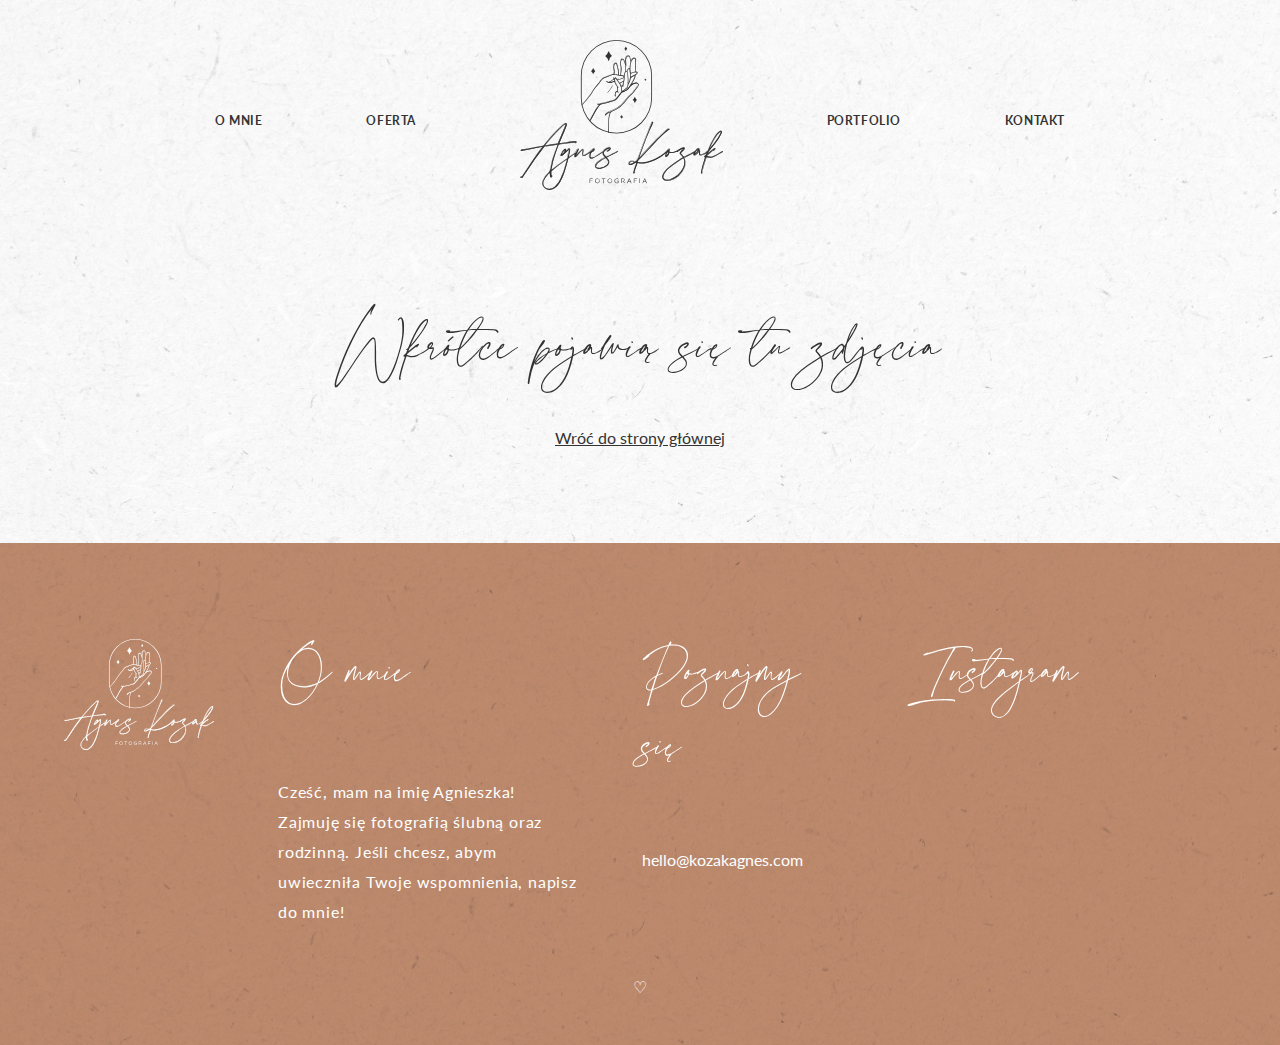
<file: wybrane-historie.html>
<!DOCTYPE html>
<!--[if lt IE 7]>      <html class="no-js lt-ie9 lt-ie8 lt-ie7"> <![endif]-->
<!--[if IE 7]>         <html class="no-js lt-ie9 lt-ie8"> <![endif]-->
<!--[if IE 8]>         <html class="no-js lt-ie9"> <![endif]-->
<!--[if gt IE 8]><!-->
<html class="no-js">
  <!--<![endif]-->
  <head>
    <!-- Global site tag (gtag.js) - Google Analytics -->
    <script
      async
      src="https://www.googletagmanager.com/gtag/js?id=G-8CXK49F0EZ"
    ></script>
    <script>
      window.dataLayer = window.dataLayer || [];
      function gtag() {
        dataLayer.push(arguments);
      }
      gtag("js", new Date());

      gtag("config", "G-8CXK49F0EZ");
    </script>
    <meta charset="utf-8" />
    <meta http-equiv="X-UA-Compatible" content="IE=edge" />
    <title>Fot. Kozak Agnes</title>
    <meta name="description" content="" />
    <meta name="viewport" content="width=device-width, initial-scale=1" />
    <link
      href="https://fonts.googleapis.com/css?family=Lato:300,400,700&display=swap&subset=latin-ext"
      rel="stylesheet"
    />
    <link rel="stylesheet" href="css/normalize.min.css" />
    <link rel="stylesheet" href="css/glide.core.min.css" />

    <link rel="stylesheet" href="css/main.css?v2" />
    <link rel="icon" type="image/png" href="favicon.png" />
  </head>
  <body class="is-homepage">
    <!--[if lt IE 7]>
      <p class="browsehappy">
        You are using an <strong>outdated</strong> browser. Please
        <a href="#">upgrade your browser</a> to improve your experience.
      </p>
    <![endif]-->

    <nav class="main-menu-wrapper">
      <ul class="main-menu">
        <li><a href="#we-care">O mnie</a></li>
        <li><a href="#offer">Oferta</a></li>
        <li>
          <a href="index.html" title="Home" class="logo"
            ><img src="img/icons/logo-gray.svg" width="203" height="150" />
          </a>
        </li>
        <li><a href="#stories">Portfolio</a></li>
        <li><a href="#main-footer">Kontakt</a></li>
      </ul>
    </nav>
    <div class="mobile-logo-wrapper">
      <a href="index.html" title="Home" class="logo show-on-mobile"
        ><img src="img/icons/logo-gray.svg" width="203" height="150"
      /></a>
    </div>
    <div id="mobile-menu-trigger">
      <span></span>
      <span></span>
      <span></span>
    </div>
    <nav class="mobile-menu-wrapper" id="mobile-menu-wrapper">
      <ul class="main-menu">
        <li>
          <a href="index.html" title="Home" class="logo"
            ><img src="img/icons/logo-gray.svg" width="203" height="150"
          /></a>
        </li>
        <li><a href="#we-care">O mnie</a></li>
        <li><a href="#offer">Oferta</a></li>
        <li><a href="#stories">Portfolio</a></li>
        <li><a href="#main-footer">Kontakt</a></li>
      </ul>
    </nav>

    <section class="coming-soon">
      <span class="handwriting">Wkrótce pojawią się tu zdjęcia</span>
      <br />
      <a href="index.html">Wróć do strony głównej</a>
    </section>

    <footer id="main-footer" class="main-footer">
      <div class="section-wrapper">
        <div class="main-footer-column">
          <img src="img/icons/logo-white.svg" width="150" width="203" />
        </div>
        <div class="main-footer-column">
          <h3>O mnie</h3>
          <p>
            Cześć, mam na imię Agnieszka! Zajmuję się fotografią ślubną oraz
            rodzinną. Jeśli chcesz, abym uwieczniła Twoje wspomnienia, napisz do
            mnie!
          </p>
        </div>
        <!-- <div>
          <h3>Linki</h3>
          <ul class="footer-menu">
            <li><a href="">O mnie</a></li>
            <li><a href="">Oferta</a></li>
            <li><a href="">Portfolio</a></li>
            <li><a href="">Kontakt</a></li>
          </ul>
        </div> -->
        <div class="main-footer-column">
          <h3>Poznajmy się</h3>
          <a href="mailto:hello@kozakagnes.com">hello@kozakagnes.com</a>
        </div>
        <div class="main-footer-column">
          <h3>Instagram</h3>

          <a
            class="insta-link"
            href="https://www.instagram.com/fot.kozakagnes/"
            target="_blank"
          >
            <!-- SnapWidget -->
            <script src="https://snapwidget.com/js/snapwidget.js"></script>
            <iframe
              src="https://snapwidget.com/embed/798925"
              class="snapwidget-widget"
              allowtransparency="true"
              frameborder="0"
              scrolling="no"
              style="border: none; overflow: hidden; width: 100%"
            ></iframe>
          </a>
        </div>
      </div>
      <div class="copy">&#x2661;</div>
    </footer>

    <script src="js/glide.min.js"></script>
    <script src="js/main.js?v2"></script>
  </body>
</html>
</file>
<file: css/main.css>
#mobile-menu-trigger {
  width: 30px;
  height: 30px;
  position: fixed;
  right: 1rem;
  top: 30px;
  -webkit-transform: rotate(0deg);
          transform: rotate(0deg);
  -webkit-transition: 0.5s ease-in-out;
  transition: 0.5s ease-in-out;
  cursor: pointer;
  z-index: 1001;
  display: none;
}
@media screen and (max-width: 767px) {
  #mobile-menu-trigger {
    display: block;
  }
}
#mobile-menu-trigger span {
  display: block;
  position: absolute;
  height: 2px;
  width: 100%;
  background: #333;
  border-radius: 9px;
  opacity: 1;
  left: 0;
  -webkit-transform: rotate(0deg);
  transform: rotate(0deg);
  -webkit-transition: 0.25s ease-in-out;
  transition: 0.25s ease-in-out;
}
/* Icon 3 */
#mobile-menu-trigger span:nth-child(1) {
  top: 0px;
}
#mobile-menu-trigger span:nth-child(2) {
  top: 10px;
}
#mobile-menu-trigger span:nth-child(3) {
  top: 20px;
}
#mobile-menu-trigger.active span:nth-child(1) {
  top: 18px;
  width: 0%;
  left: 50%;
}
#mobile-menu-trigger.active span:nth-child(2) {
  -webkit-transform: rotate(45deg);
  transform: rotate(45deg);
}
#mobile-menu-trigger.active span:nth-child(3) {
  -webkit-transform: rotate(-45deg);
  transform: rotate(-45deg);
}
#mobile-menu-trigger.active span:nth-child(3) {
  top: 10px;
}
/* font converted using font-converter.net. thank you! */
@font-face {
  font-family: "LaLuxesScript";
  src: url("../fonts/SetSailStudios-LaLuxesScript.svg") format("svg"), /* Legacy iOS */ url("../fonts/SetSailStudios-LaLuxesScript.woff") format("woff"), /* Modern Browsers */ url("../fonts/SetSailStudios-LaLuxesScript.woff2") format("woff2");
  font-weight: normal;
  font-style: normal;
  
  /* Modern Browsers */
}
.handwriting {
  font-family: "LaLuxesScript";
}
*,
*:before,
*:after {
  -webkit-box-sizing: border-box;
          box-sizing: border-box;
}
body {
  font-size: 16px;
  font-family: "Lato", sans-serif;
  font-weight: 400;
  text-rendering: optimizeLegibility;
  -webkit-font-smoothing: antialiased;
  color: #333;
  background: url("../img/background.png");
  overflow-x: hidden;
}
h1,
h2,
h3,
h4 {
  font-weight: 700;
}
h3 {
  font-size: 24px;
}
li,
p {
  line-height: 30px;
  letter-spacing: 0.05em;
}
a {
  color: #333;
  text-decoration: none;
  -webkit-transition: color 0.2s ease-in;
  transition: color 0.2s ease-in;
}
h1,
h2,
h3,
h4 {
  font-family: "LaLuxesScript", serif;
  margin-top: 0;
  font-weight: normal;
}
.main-section {
  margin: 50px 0;
}
#hero {
  height: 100vh;
  background-position: center bottom;
  background-size: cover;
  overflow: hidden;
}
@media screen and (max-width: 767px) {
  #hero {
    background-position: center;
  }
}
.main-menu-wrapper {
  padding: 40px 50px;
}
@media screen and (max-width: 767px) {
  .main-menu-wrapper {
    display: none;
  }
}
.mobile-menu-wrapper {
  padding: 10px 15px 30px;
  background: #fafafa;
  -webkit-transition: -webkit-transform 0.3s ease-in;
  transition: -webkit-transform 0.3s ease-in;
  transition: transform 0.3s ease-in;
  transition: transform 0.3s ease-in, -webkit-transform 0.3s ease-in;
  position: fixed;
  width: 100%;
  top: 0;
  z-index: 1000;
  right: -100%;
}
.mobile-menu-wrapper.visible {
  -webkit-transform: translateX(-100%);
          transform: translateX(-100%);
}
@media screen and (max-width: 767px) {
  .mobile-menu-wrapper {
    display: block;
  }
}
.main-menu {
  display: -webkit-box;
  display: -ms-flexbox;
  display: flex;
  margin: 0 auto;
  padding: 0;
  list-style-type: none;
  font-family: "Lato", sans-serif;
  font-size: 12px;
  text-transform: uppercase;
  -webkit-box-pack: justify;
      -ms-flex-pack: justify;
          justify-content: space-between;
  letter-spacing: 2px;
  font-weight: 700;
  max-width: 850px;
}
@media screen and (max-width: 767px) {
  .main-menu {
    -webkit-box-orient: vertical;
    -webkit-box-direction: normal;
        -ms-flex-direction: column;
            flex-direction: column;
  }
}
.main-menu li {
  display: -webkit-box;
  display: -ms-flexbox;
  display: flex;
  -webkit-box-align: center;
      -ms-flex-align: center;
          align-items: center;
  padding: 0;
}
@media screen and (max-width: 767px) {
  .main-menu li {
    -webkit-box-pack: center;
        -ms-flex-pack: center;
            justify-content: center;
  }
  .main-menu li + li {
    margin-top: 30px;
  }
}
.main-menu a {
  text-transform: uppercase;
  font-size: 12px;
}
@media screen and (max-width: 767px) {
  .main-menu a {
    padding: 12px;
  }
}
.logo path {
  -webkit-transition: fill 0.25s ease-in;
  transition: fill 0.25s ease-in;
}
.mobile-logo-wrapper {
  display: -webkit-box;
  display: -ms-flexbox;
  display: flex;
  -webkit-box-pack: center;
      -ms-flex-pack: center;
          justify-content: center;
  padding-top: 2rem;
}
.is-homepage .mobile-logo-wrapper {
  padding-top: 1rem;
}
@media screen and (min-width: 769px) {
  .mobile-logo-wrapper {
    display: none;
  }
}
.tag-line {
  font-size: 8rem;
  margin-bottom: 20px;
}
.we-care {
  height: 100vh;
  padding: 50px 0;
  position: relative;
  display: -webkit-box;
  display: -ms-flexbox;
  display: flex;
}
.we-care .text-wrapper {
  width: 370px;
  position: absolute;
  top: 50%;
  left: 21%;
  -webkit-transform: translateY(-50%);
          transform: translateY(-50%);
}
.we-care .img-wrapper {
  height: 100%;
  width: 50%;
  background-size: contain;
  margin: auto 10% auto auto;
  background-position: center;
  background-repeat: no-repeat;
}
@media screen and (max-width: 767px) {
  .we-care .img-wrapper {
    width: 100%;
    padding: 30px;
    margin: 0;
  }
}
.about {
  height: 100vh;
  padding: 50px 0;
  position: relative;
  display: -webkit-box;
  display: -ms-flexbox;
  display: flex;
}
.about .section-wrapper {
  width: 1100px;
  max-width: 100%;
  margin: 0 auto;
}
.about .text-wrapper {
  width: 410px;
  position: absolute;
  top: 50%;
  right: 250px;
  -webkit-transform: translateY(-50%);
          transform: translateY(-50%);
}
.about .img-wrapper {
  height: 100%;
  width: 75%;
  background-size: auto 100%;
  margin: auto auto auto 0;
  background-position: center top;
  -webkit-box-shadow: inset 300px 0 300px rgba(255, 255, 255, 0.3);
          box-shadow: inset 300px 0 300px rgba(255, 255, 255, 0.3);
  background-repeat: no-repeat;
}
.section-wrapper {
  max-width: 860px;
  margin: 0 auto;
}
.stories {
  padding: 50px 0;
  position: relative;
  overflow: hidden;
}
@media screen and (max-width: 768px) {
  .stories {
    padding: 1rem;
  }
}
.stories .tag-line {
  position: relative;
  z-index: 101;
  width: 200px;
}
@media screen and (max-width: 768px) {
  .stories .tag-line {
    width: initial;
  }
}
.stories .stories-list {
  margin: 0;
  padding: 0;
  list-style: none;
  display: -webkit-box;
  display: -ms-flexbox;
  display: flex;
  -webkit-box-orient: vertical;
  -webkit-box-direction: normal;
      -ms-flex-direction: column;
          flex-direction: column;
  /* display: grid;
    grid-template-columns: auto auto;
    row-gap: 30px;
    column-gap: 30px; */
  /* &:hover {
      .stories-list-item {
        opacity: 0.1;
      }
    } */
}
.stories .stories-list-item {
  position: relative;
  display: -webkit-box;
  display: -ms-flexbox;
  display: flex;
}
.stories .stories-list-item .stories-list-item-link {
  -webkit-transition: opacity 0.3s ease-in;
  transition: opacity 0.3s ease-in;
}
.stories .stories-list-item .stories-list-item-link.active {
  z-index: 110;
}
.stories .stories-list-item .stories-list-item-link.faded {
  opacity: 0.1;
}
.stories .stories-list-item video,
.stories .stories-list-item img {
  display: block;
  max-width: 100%;
}
.stories .stories-list-item:first-of-type {
  -webkit-box-align: end;
      -ms-flex-align: end;
          align-items: flex-end;
}
.stories .stories-list-item:first-of-type a {
  margin: auto 35px auto auto;
  margin-top: -180px;
  z-index: 99;
}
.stories .stories-list-item:first-of-type img {
  width: 500px;
}
.stories .stories-list-item:nth-of-type(2) a {
  margin-left: -2rem;
  margin-top: -350px;
  z-index: 100;
}
.stories .stories-list-item:nth-of-type(2) img {
  width: 400px;
}
.stories .stories-list-item:nth-of-type(3) a {
  margin: auto 35px auto auto;
  margin-top: -180px;
  z-index: 99;
}
.stories .stories-list-item:nth-of-type(3) img {
  width: 500px;
  height: auto;
}
.stories .stories-list-item:nth-of-type(4) a {
  margin: auto auto auto -35px;
  margin-top: -250px;
  z-index: 98;
}
.stories .stories-list-item:nth-of-type(4) img {
  width: 500px;
  height: auto;
}
.stories .stories-list-item a {
  display: block;
  position: relative;
}
.stories .stories-list-item a h3 {
  position: absolute;
  bottom: 50px;
  left: 25px;
  max-width: 66%;
  font-size: 5rem;
  margin: 0;
  color: #fff;
  opacity: 0;
  -webkit-transition: opacity 0.3s ease-in;
  transition: opacity 0.3s ease-in;
  text-transform: none;
  white-space: nowrap;
}
.stories .stories-list-item a:hover h3 {
  opacity: 1;
}
@media screen and (max-width: 768px) {
  .stories .stories-list-item + .stories-list-item {
    margin-top: 1rem;
  }
  .stories .stories-list-item a {
    width: 100%;
    margin: initial !important;
  }
}
.post-wrapper {
  width: 850px;
  max-width: 90%;
  margin: 30px auto;
  padding-top: 70px;
  border-top: 1px solid #ddd;
  text-align: center;
}
@media screen and (max-width: 768px) {
  .post-wrapper {
    padding-top: 3rem;
    max-width: 100%;
    padding-left: 1rem;
    padding-right: 1rem;
  }
}
.post-wrapper .images-list {
  margin: 85px 0 0;
  padding: 0;
  list-style: none;
}
@media screen and (max-width: 768px) {
  .post-wrapper .images-list {
    margin-top: 3rem;
  }
}
.post-wrapper .images-list img {
  max-width: 100%;
}
.post-wrapper .images-list li + li {
  margin-top: 15px;
}
.main-footer {
  background: #c18d6f;
  color: #fff;
  padding: 6rem 0 3rem;
  margin-top: 6rem;
  position: relative;
  background-image: url("../img/background-orange.jpg");
}
.main-footer p {
  margin-top: 0;
  margin-bottom: 0;
}
.main-footer a {
  color: #fff;
}
.main-footer .section-wrapper {
  width: 90%;
  max-width: 100%;
  display: grid;
  grid-template-columns: 0.5fr 1fr 0.7fr 1fr;
  -webkit-column-gap: 4rem;
          column-gap: 4rem;
}
@media screen and (max-width: 767px) {
  .main-footer .section-wrapper {
    display: -webkit-box;
    display: -ms-flexbox;
    display: flex;
    -webkit-box-orient: vertical;
    -webkit-box-direction: normal;
        -ms-flex-direction: column;
            flex-direction: column;
  }
}
.main-footer .main-footer-column:first-of-type {
  text-align: center;
}
@media screen and (max-width: 767px) {
  .main-footer .main-footer-column + .main-footer-column {
    margin-top: 3rem;
  }
}
.main-footer h3 {
  font-size: 4rem;
  letter-spacing: initial;
}
@media screen and (max-width: 767px) {
  .main-footer h3 {
    margin-bottom: 1rem;
  }
}
.main-footer .footer-menu {
  list-style: none;
  padding: 0;
  margin: 0;
  letter-spacing: 2px;
  text-transform: uppercase;
  font-size: 12px;
}
.main-footer .footer-menu li + li {
  margin-top: 10px;
}
.main-footer .snapwidget-widget {
  max-width: 320px;
}
.main-footer .insta-link {
  display: block;
  cursor: pointer;
}
.main-footer .insta-link iframe {
  pointer-events: none;
}
.main-footer .copy {
  padding-top: 3rem;
  text-align: center;
}
.arrow-btn {
  margin-top: 10px;
  display: -webkit-box;
  display: -ms-flexbox;
  display: flex;
  text-align: center;
  -webkit-box-align: center;
      -ms-flex-align: center;
          align-items: center;
  -webkit-box-pack: center;
      -ms-flex-pack: center;
          justify-content: center;
  height: 30px;
  width: 30px;
  cursor: pointer;
  /*  .arrow-btn-text {
    margin: auto;
  } */
  /* .arrow-btn-img {
    transition: border-color 0.2s ease-in, color 0.2s ease-in;
    border-radius: 50%;
    display: block;
    width: 24px;
    height: 24px;
    line-height: 22px;
    font-size: 16px;
    font-weight: 400;
    margin-left: 10px;
    padding-left: 2px;
  } */
}
.arrow-btn:after {
  content: "";
  display: -webkit-inline-box;
  display: -ms-inline-flexbox;
  display: inline-flex;
  width: 24px;
  height: 24px;
  color: #fff;
  background: url(../img/icons/arrow-next-white.svg) no-repeat center;
  background-size: 16px auto;
  -webkit-box-pack: center;
      -ms-flex-pack: center;
          justify-content: center;
}
.arrow-btn.btn-brand {
  color: #c18d6f;
}
.arrow-btn.btn-brand:after {
  background: url(../img/icons/arrow-next-brand.svg) no-repeat center;
  background-size: 16px auto;
}
.arrow-btn.btn-brand.prev:after {
  background: url(../img/icons/arrow-prev-brand.svg) no-repeat center;
  background-size: 16px auto;
}
.offer-section {
  color: #fff;
  display: grid;
  grid-template-columns: 1fr 1fr;
  grid-column-gap: 100px;
  background: url("../img/bg-offer.jpg") center;
  background-size: 720px 435px;
  padding: 100px;
  width: 90%;
  margin-left: auto;
  margin-right: auto;
  position: relative;
}
@media screen and (max-width: 767px) {
  .offer-section {
    display: -webkit-box;
    display: -ms-flexbox;
    display: flex;
    -webkit-box-orient: vertical;
    -webkit-box-direction: normal;
        -ms-flex-direction: column;
            flex-direction: column;
    padding: 50px 50px 95px;
  }
}
.offer-section:before {
  content: "";
  width: 2px;
  background: rgba(255, 255, 255, 0.7);
  position: absolute;
  -webkit-transform: translate(-50%, -50%);
          transform: translate(-50%, -50%);
  height: calc(100% - 200px);
  left: 50%;
  top: 50%;
}
@media screen and (max-width: 767px) {
  .offer-section:before {
    display: none;
  }
}
.offer-section h2,
.offer-section h3 {
  color: #fff;
}
.offer-section h3 {
  font-family: "Lato", sans-serif;
  letter-spacing: 4px;
  font-weight: 700;
  margin-bottom: 1rem;
  font-size: 1rem;
  text-transform: uppercase;
  line-height: 133%;
}
.offer-section .tag-line {
  margin-bottom: 50px;
  line-height: 1;
}
.offer-section .image-wrapper {
  display: -webkit-box;
  display: -ms-flexbox;
  display: flex;
  -webkit-box-align: center;
      -ms-flex-align: center;
          align-items: center;
  -webkit-box-pack: center;
      -ms-flex-pack: center;
          justify-content: center;
}
.offer-section .image-wrapper .offer-image {
  width: 250px;
  height: 280px;
}
@media screen and (max-width: 767px) {
  .offer-section .image-wrapper .offer-image {
    width: 150px;
    height: 168px;
  }
}
.offer-section .content-wrapper {
  display: -webkit-box;
  display: -ms-flexbox;
  display: flex;
  -webkit-box-orient: vertical;
  -webkit-box-direction: normal;
      -ms-flex-direction: column;
          flex-direction: column;
  -webkit-box-align: center;
      -ms-flex-align: center;
          align-items: center;
}
@media screen and (max-width: 767px) {
  .offer-section .content-wrapper {
    margin-top: 3rem;
  }
}
.offer-section .list-wrapper + .list-wrapper {
  margin-top: 2rem;
}
.offer-section .grid-wrapper {
  display: -webkit-box;
  display: -ms-flexbox;
  display: flex;
  -webkit-box-orient: vertical;
  -webkit-box-direction: normal;
      -ms-flex-direction: column;
          flex-direction: column;
}
.offer-section .offer-list {
  padding-left: 0;
  list-style-position: inside;
  list-style: none;
  margin-bottom: 0;
  margin-top: 0;
}
.offer-section .offer-list li + li {
  margin-top: 0.5rem;
}
@media screen and (max-width: 767px) {
  .main-section {
    margin-top: 4rem;
  }
  .image-with-text-section {
    -webkit-box-orient: vertical;
    -webkit-box-direction: normal;
        -ms-flex-direction: column;
            flex-direction: column;
    padding: 1rem;
    height: auto;
  }
  .image-with-text-section .text-wrapper {
    position: static !important;
    -webkit-transform: initial !important;
            transform: initial !important;
    width: 100%;
  }
  .image-with-text-section .img-wrapper {
    padding-bottom: 50%;
    width: 100%;
    background-size: cover;
  }
  .tag-line {
    font-size: 4rem;
    margin-bottom: 1.5rem;
  }
}
.references {
  width: 66%;
  margin: 0 auto;
}
@media screen and (max-width: 768px) {
  .references {
    width: 100%;
    padding-left: 1rem;
    padding-right: 1rem;
  }
}
.references .tag-line {
  text-align: right;
  margin-bottom: -50px;
  z-index: 1;
  position: relative;
}
@media screen and (max-width: 768px) {
  .references .tag-line {
    margin-bottom: 1.5rem;
  }
}
.references .references-slider ul {
  margin: 0;
}
.references .slide-container {
  display: -webkit-box;
  display: -ms-flexbox;
  display: flex;
  -webkit-box-align: center;
      -ms-flex-align: center;
          align-items: center;
}
@media screen and (max-width: 768px) {
  .references .slide-container {
    -webkit-box-orient: vertical;
    -webkit-box-direction: normal;
        -ms-flex-direction: column;
            flex-direction: column;
  }
}
.references .slide-container .slide-image {
  width: 400px;
  height: 600px;
}
@media screen and (max-width: 768px) {
  .references .slide-container .slide-image {
    width: 100%;
    height: auto;
  }
}
.references .slide-container .slide-text {
  padding-left: 4rem;
}
@media screen and (max-width: 768px) {
  .references .slide-container .slide-text {
    padding: initial;
  }
}
.references .slide-container .slide-names {
  margin-top: 2rem;
  font-size: 2.5rem;
}
.references .references-slider-arrows {
  position: absolute;
  right: 0;
  bottom: 0;
  z-index: 1;
  display: -webkit-box;
  display: -ms-flexbox;
  display: flex;
  -webkit-box-align: center;
      -ms-flex-align: center;
          align-items: center;
  color: #c18d6f;
}
@media screen and (max-width: 768px) {
  .references .references-slider-arrows {
    position: static;
    -webkit-box-pack: end;
        -ms-flex-pack: end;
            justify-content: flex-end;
  }
}
.references .references-slider-arrow {
  -webkit-appearance: none;
     -moz-appearance: none;
          appearance: none;
  border: none;
  background: none;
  outline: none;
}
.references .references-slider-arrow .btn {
  margin-top: auto;
}
.references .separator {
  height: 1px;
  width: 100px;
  background: #c18d6f;
  margin-left: 2rem;
  margin-right: 2rem;
}
.references .slider-position:after {
  content: "";
}
.coming-soon {
  margin: 4rem auto;
  text-align: center;
}
.coming-soon .handwriting {
  font-size: 5rem;
}
.coming-soon a {
  display: inline-block;
  margin-top: 2rem;
  text-decoration: underline;
}
.story-page .story-main {
  width: 1100px;
  max-width: calc(100% - 2rem);
  margin: 2rem auto;
  padding-bottom: 4rem;
}
.story-page .story-main .story-heading {
  font-size: 8rem;
  text-align: center;
}
@media screen and (max-width: 767px) {
  .story-page .story-main .story-heading {
    font-size: 4rem;
    margin-bottom: 1.5rem;
  }
}
.story-page .story-main .story-content {
  margin-bottom: 2rem;
  margin-top: 2rem;
}
.story-page .story-main .story-content a {
  color: #c18d6f;
  text-decoration: underline;
}
.story-page .story-main .story-content a:hover {
  text-decoration: none;
}
.story-page .story-main .story-content .story-staff {
  list-style: none;
  padding: 0;
  margin: 0;
}
.story-page .story-list {
  padding: 0;
  display: grid;
  grid-template-columns: 1fr 1fr;
  grid-gap: 10px;
  grid-auto-flow: dense;
}
.story-page .story-list li {
  overflow: hidden;
  list-style: none;
  -webkit-box-flex: 1;
      -ms-flex: 1 50%;
          flex: 1 50%;
  padding: 0;
  margin: 0;
}
.story-page .story-list li.landscape {
  grid-column-end: span 2;
}
.story-page .story-list li img {
  -o-object-fit: cover;
     object-fit: cover;
  display: block;
  border: 0;
  max-width: 100%;
  width: 100%;
  height: 100%;
}
</file>
